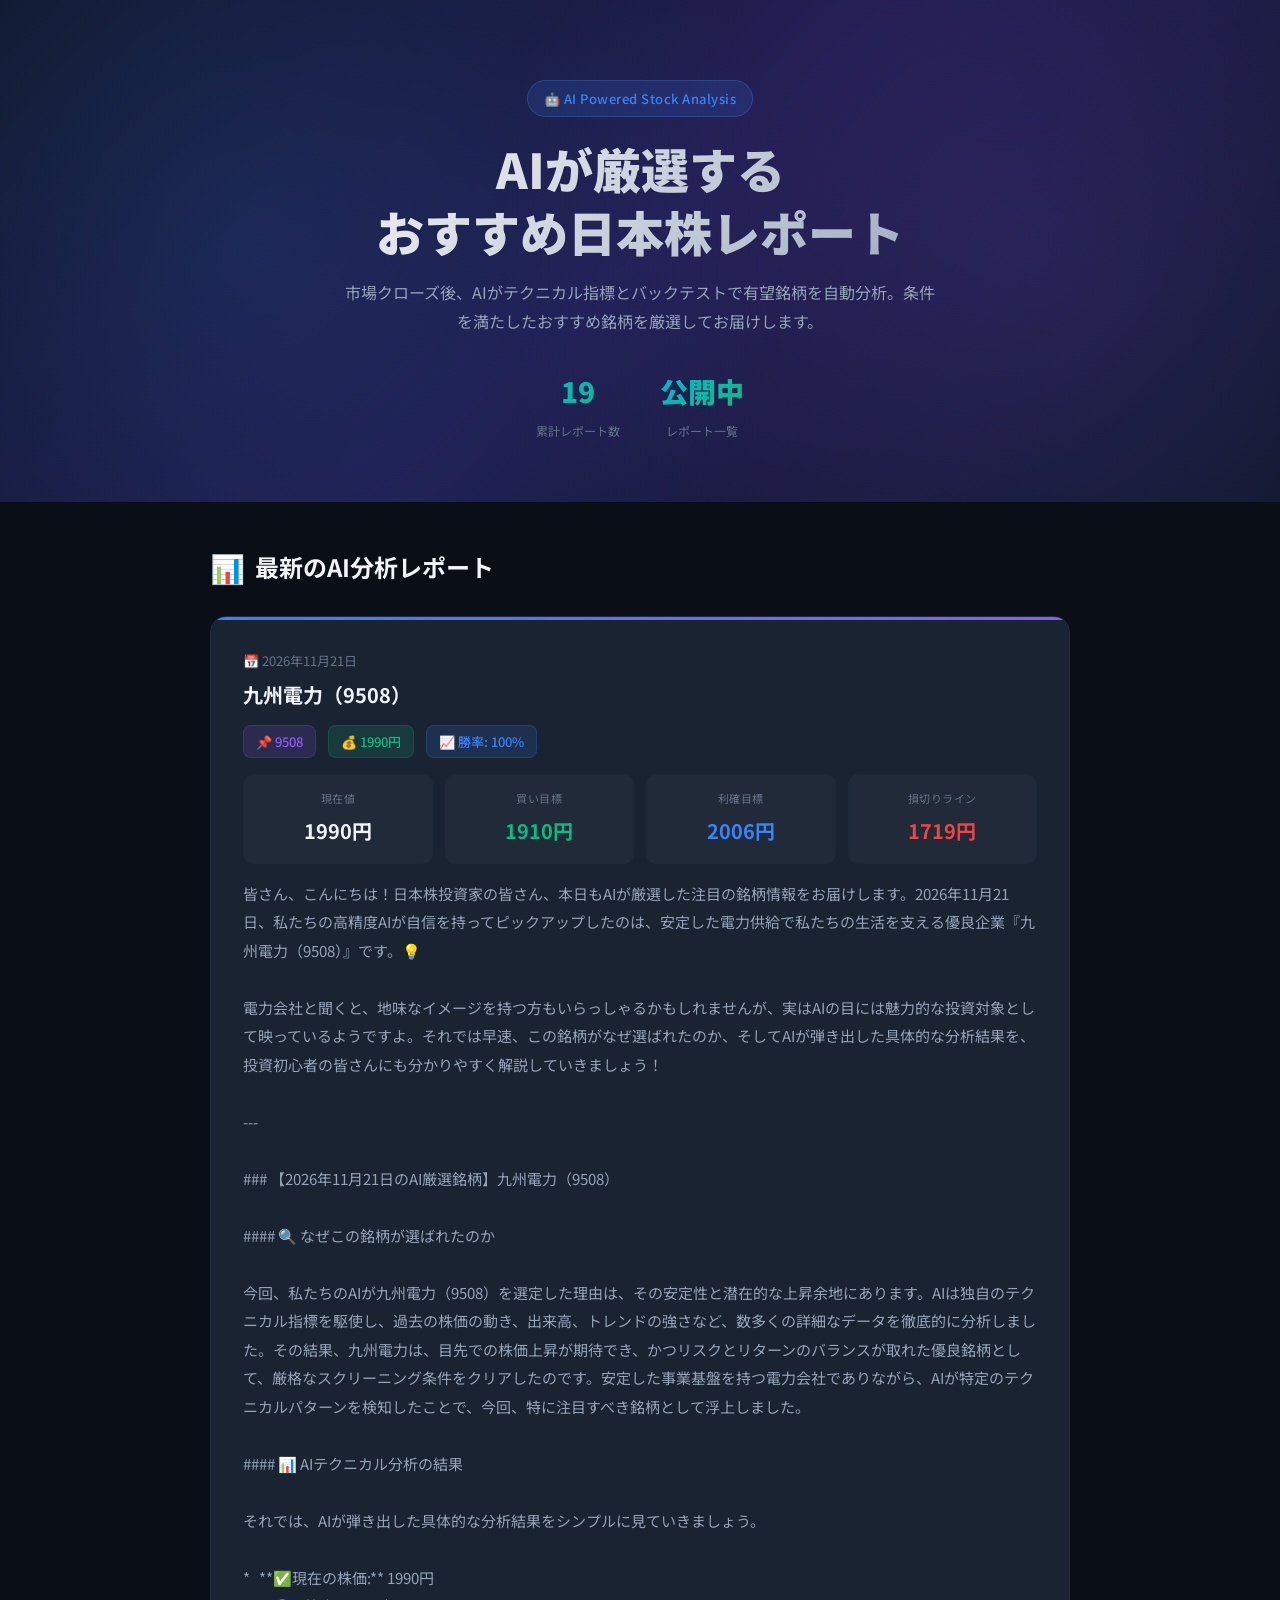
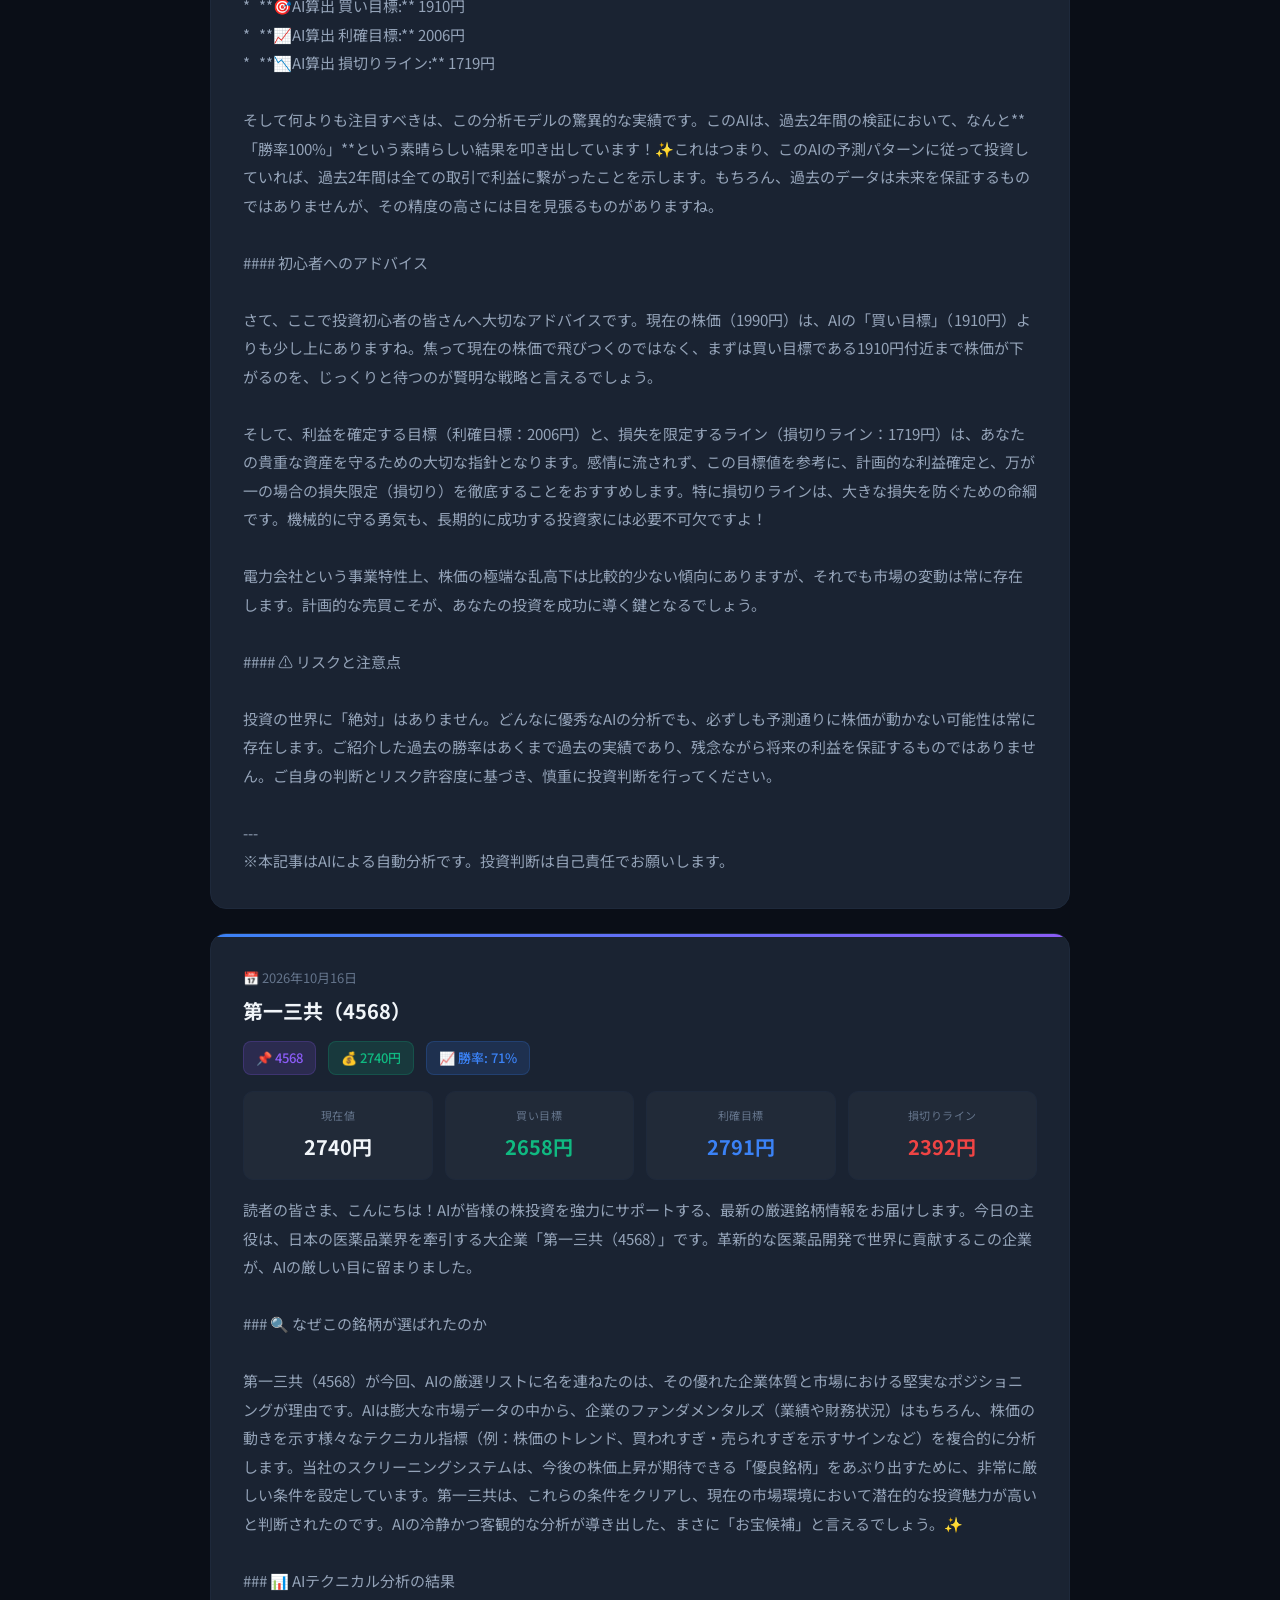
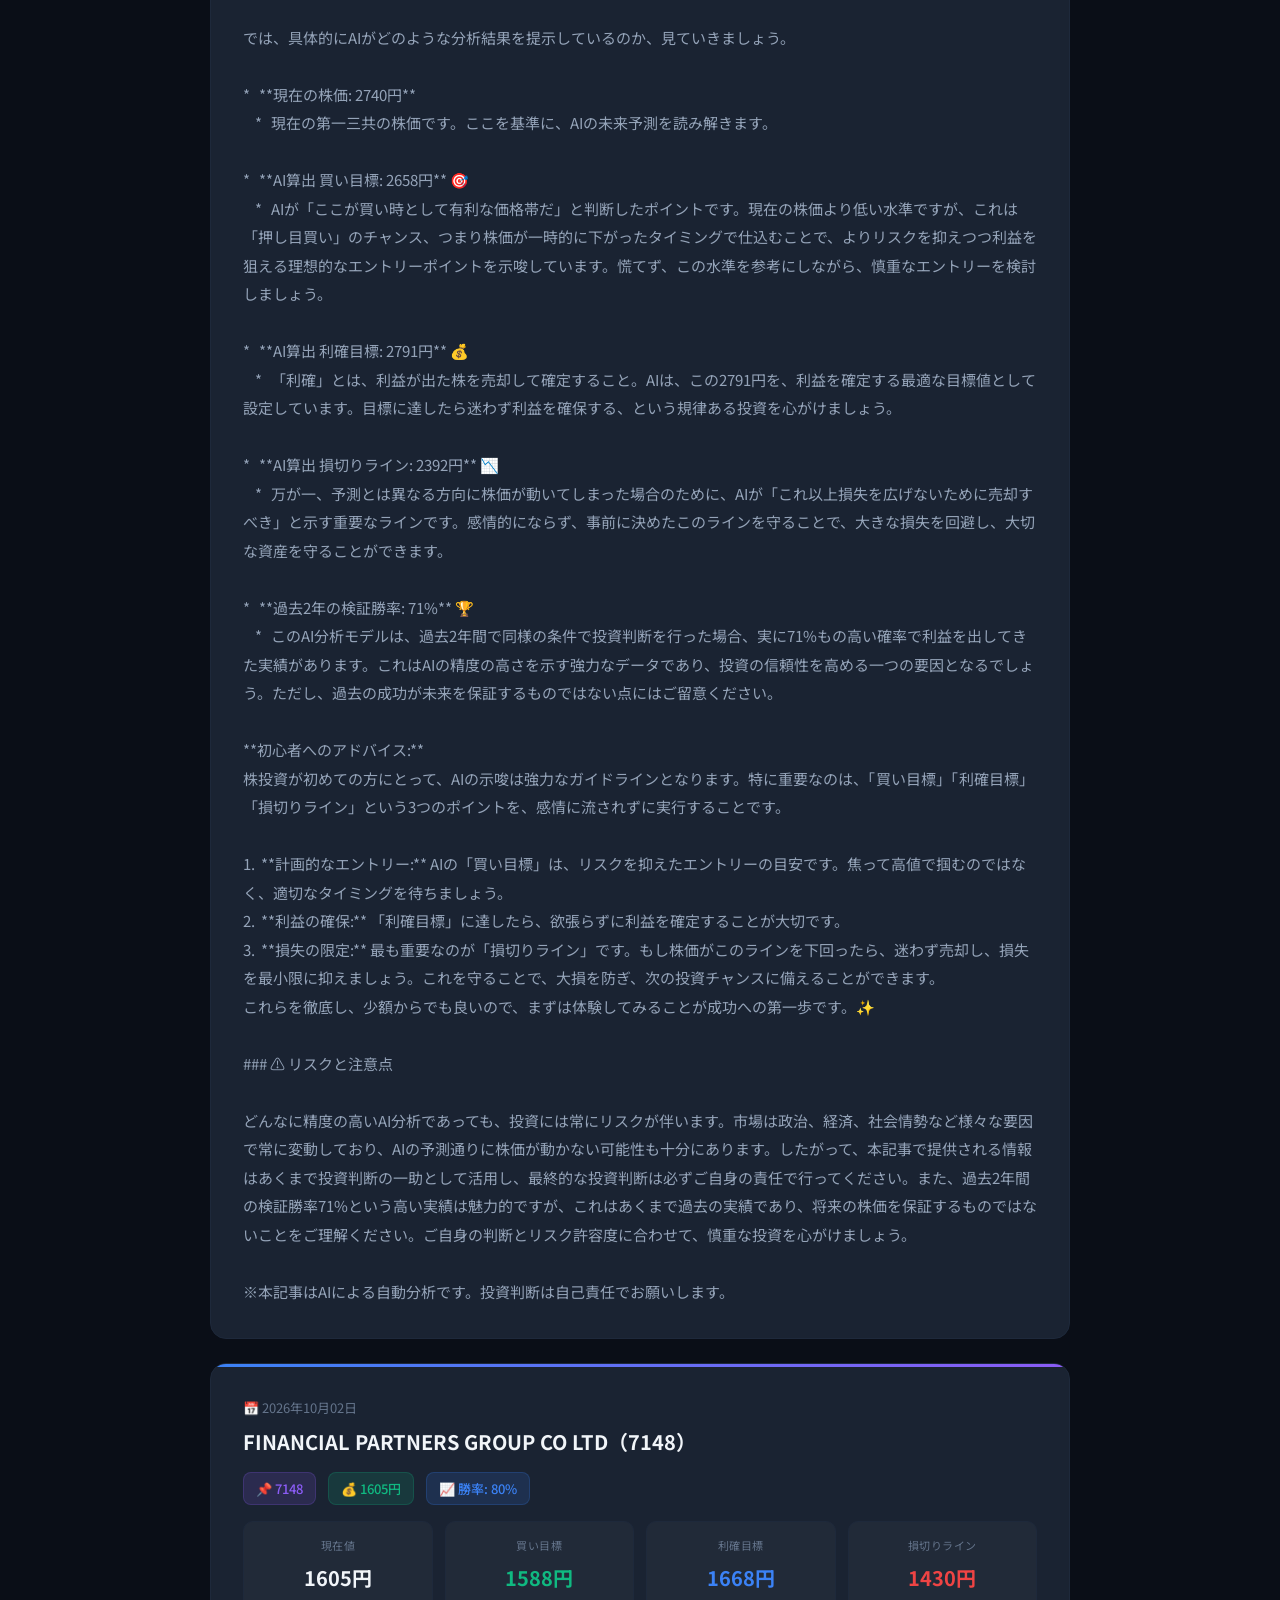
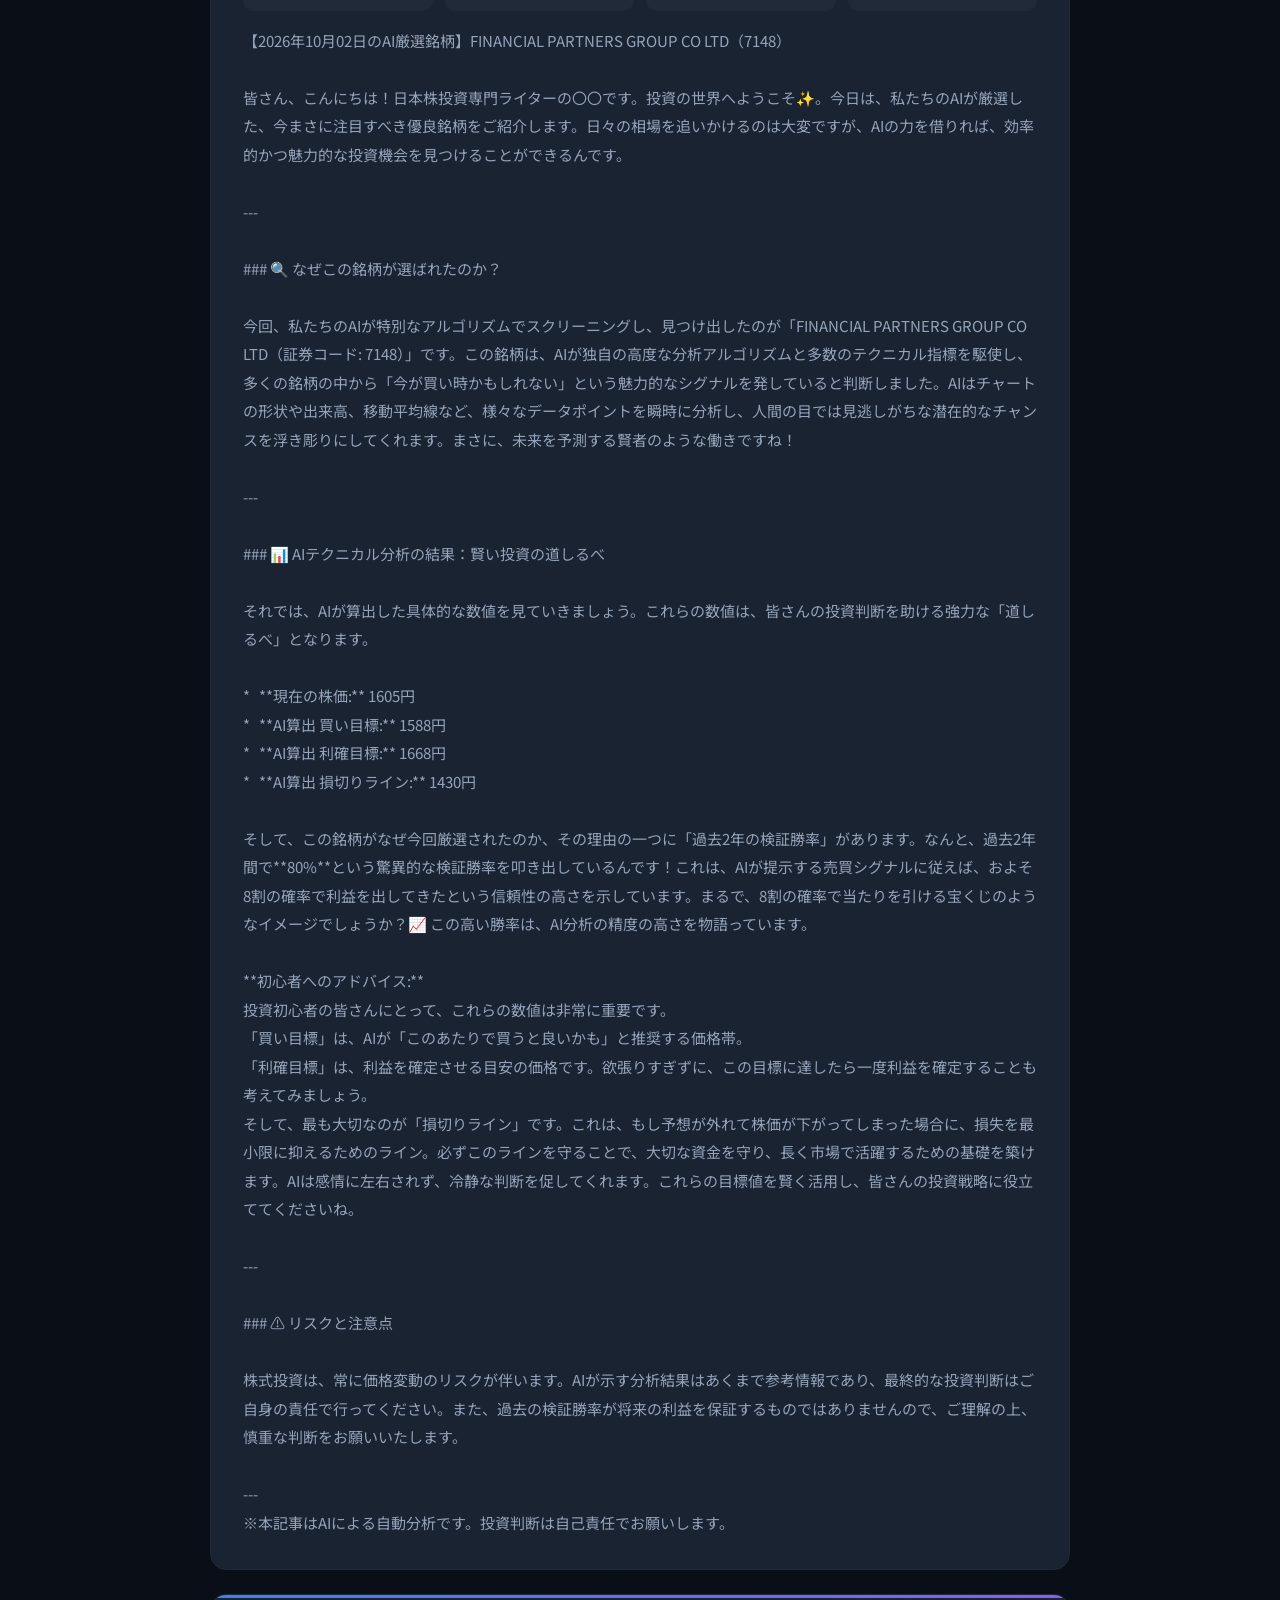
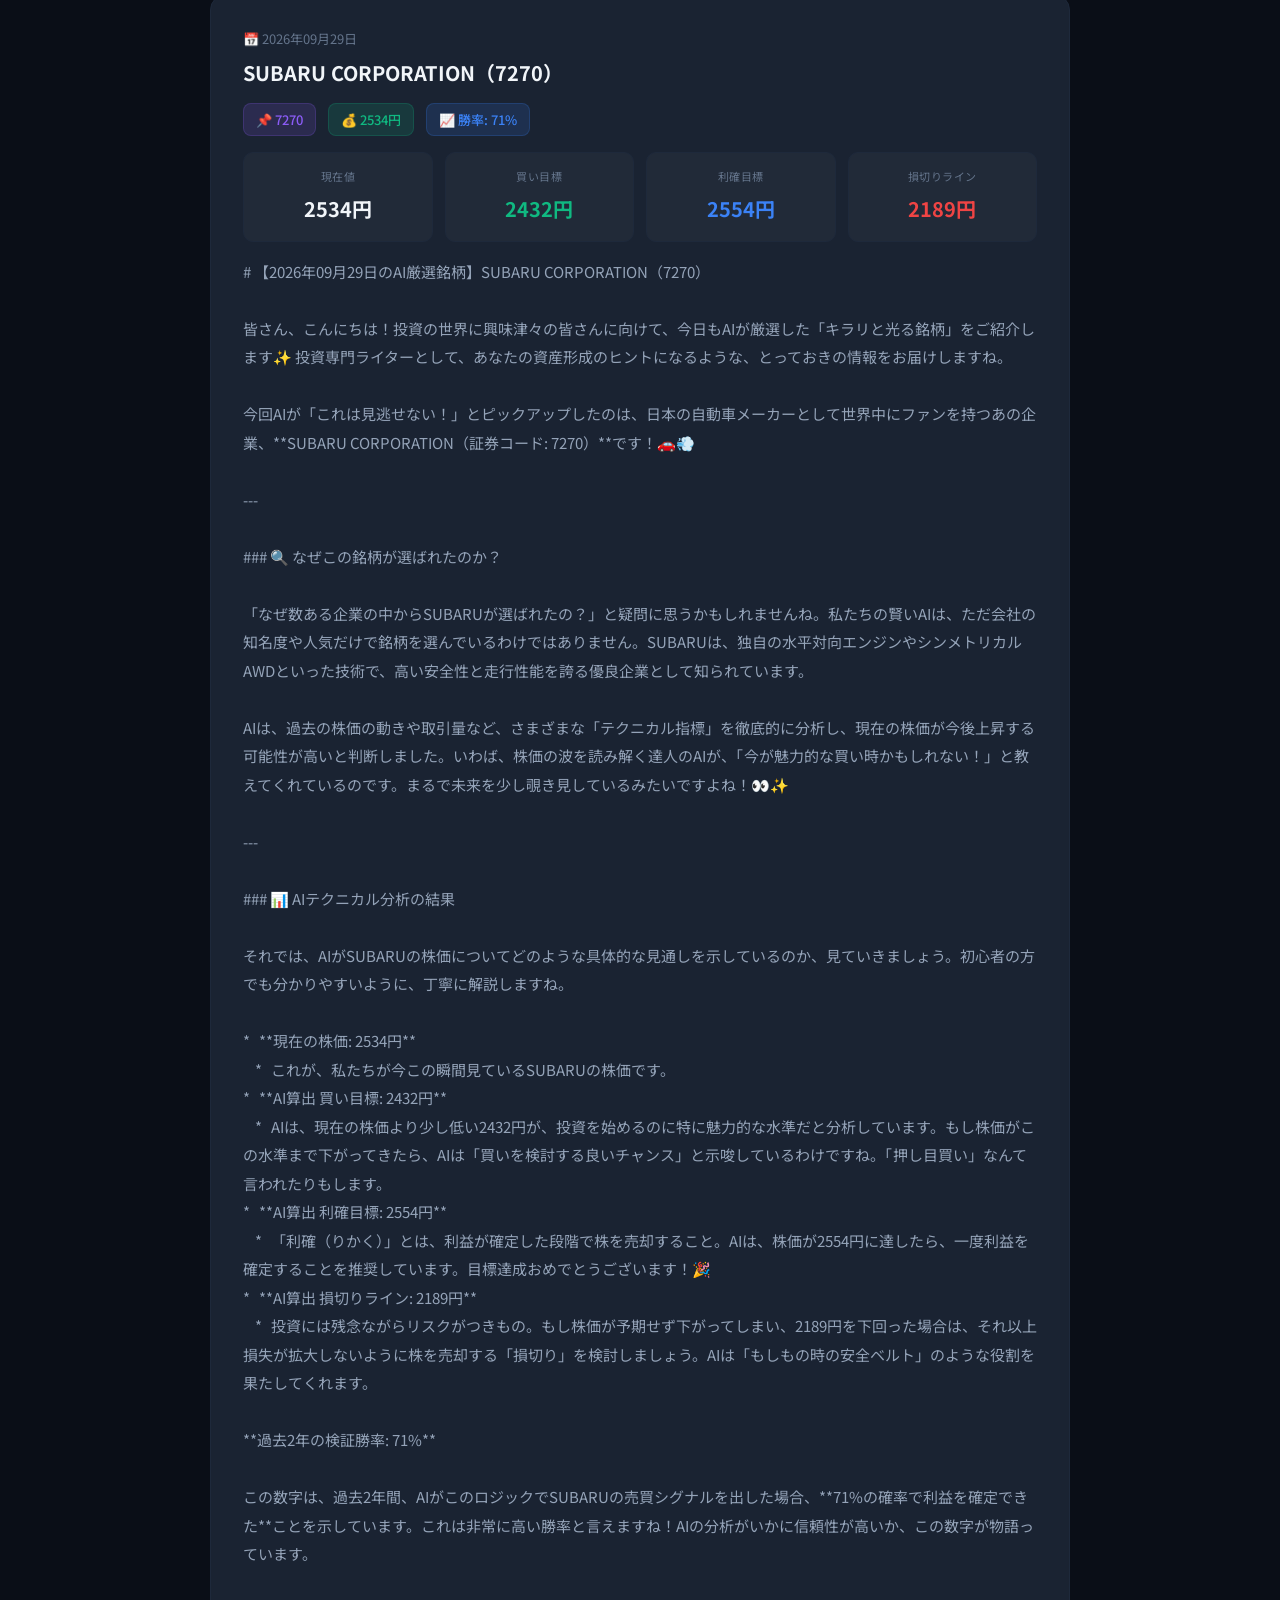
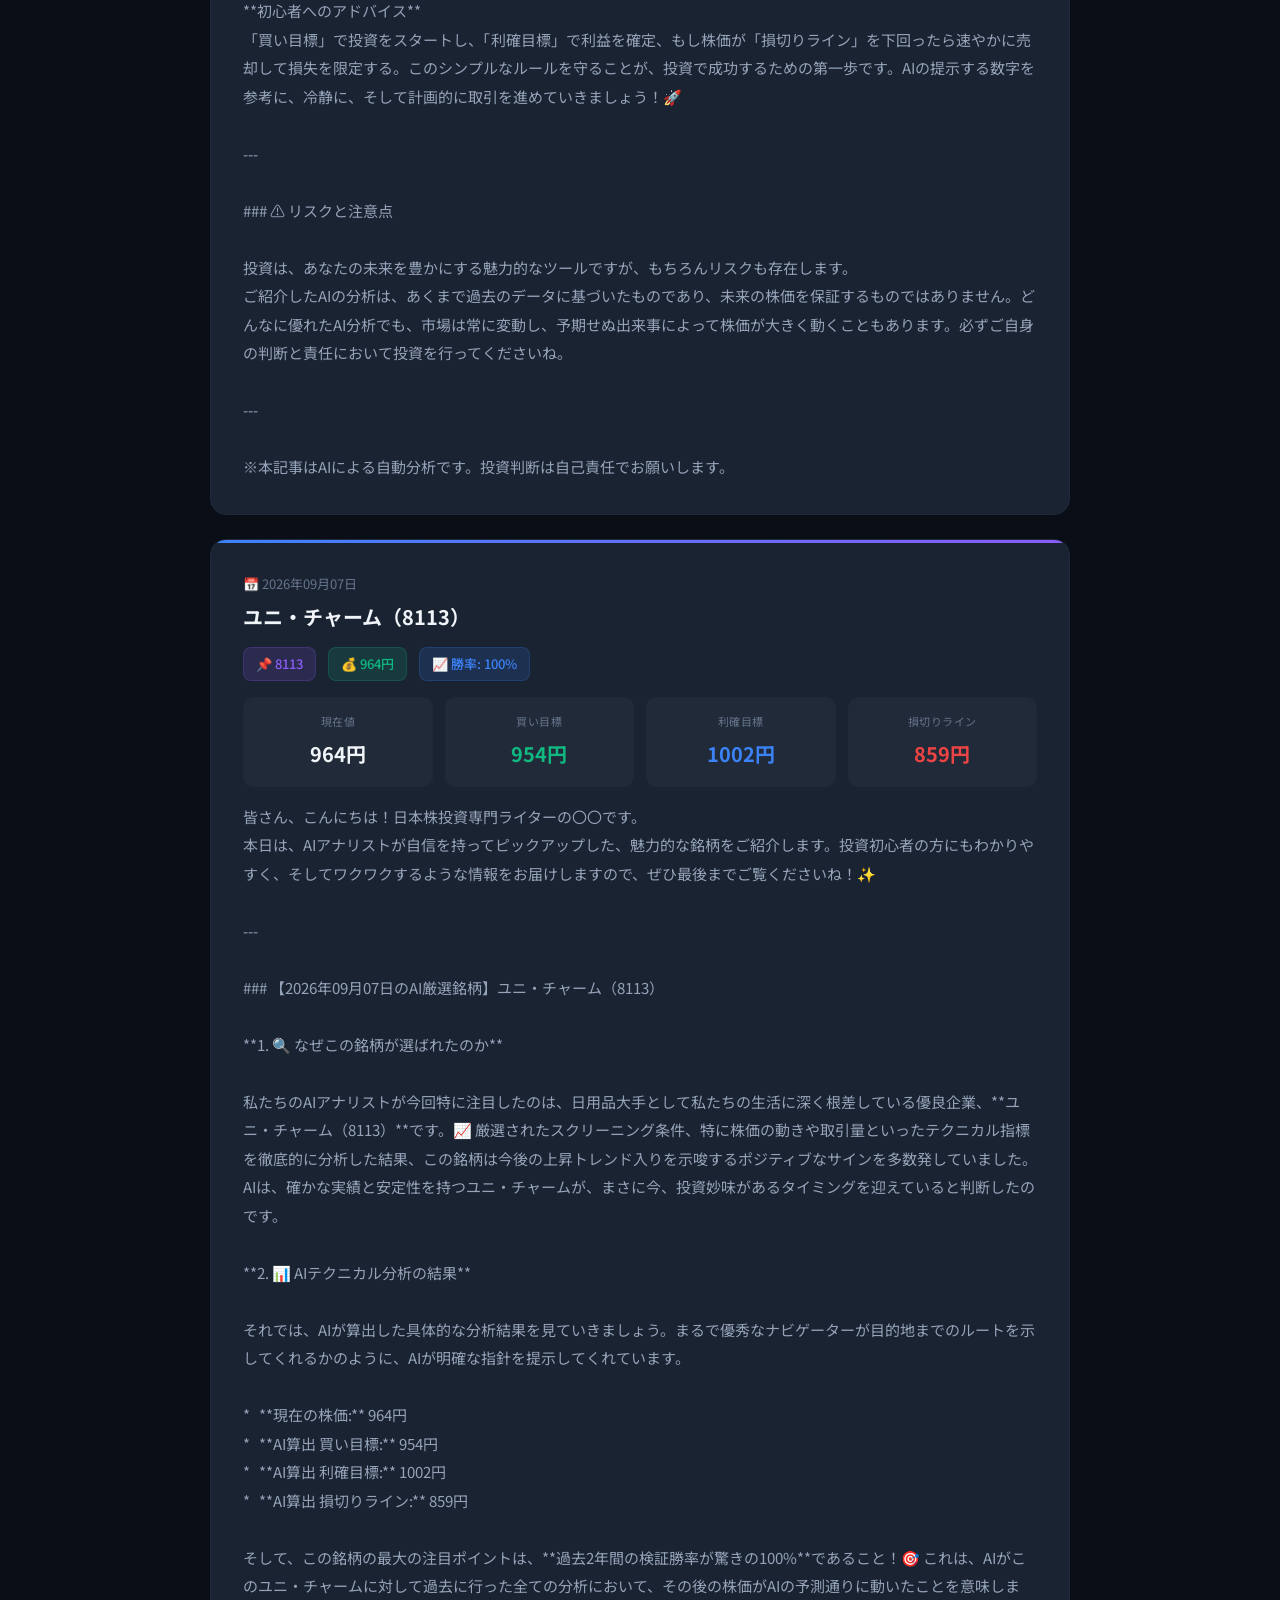
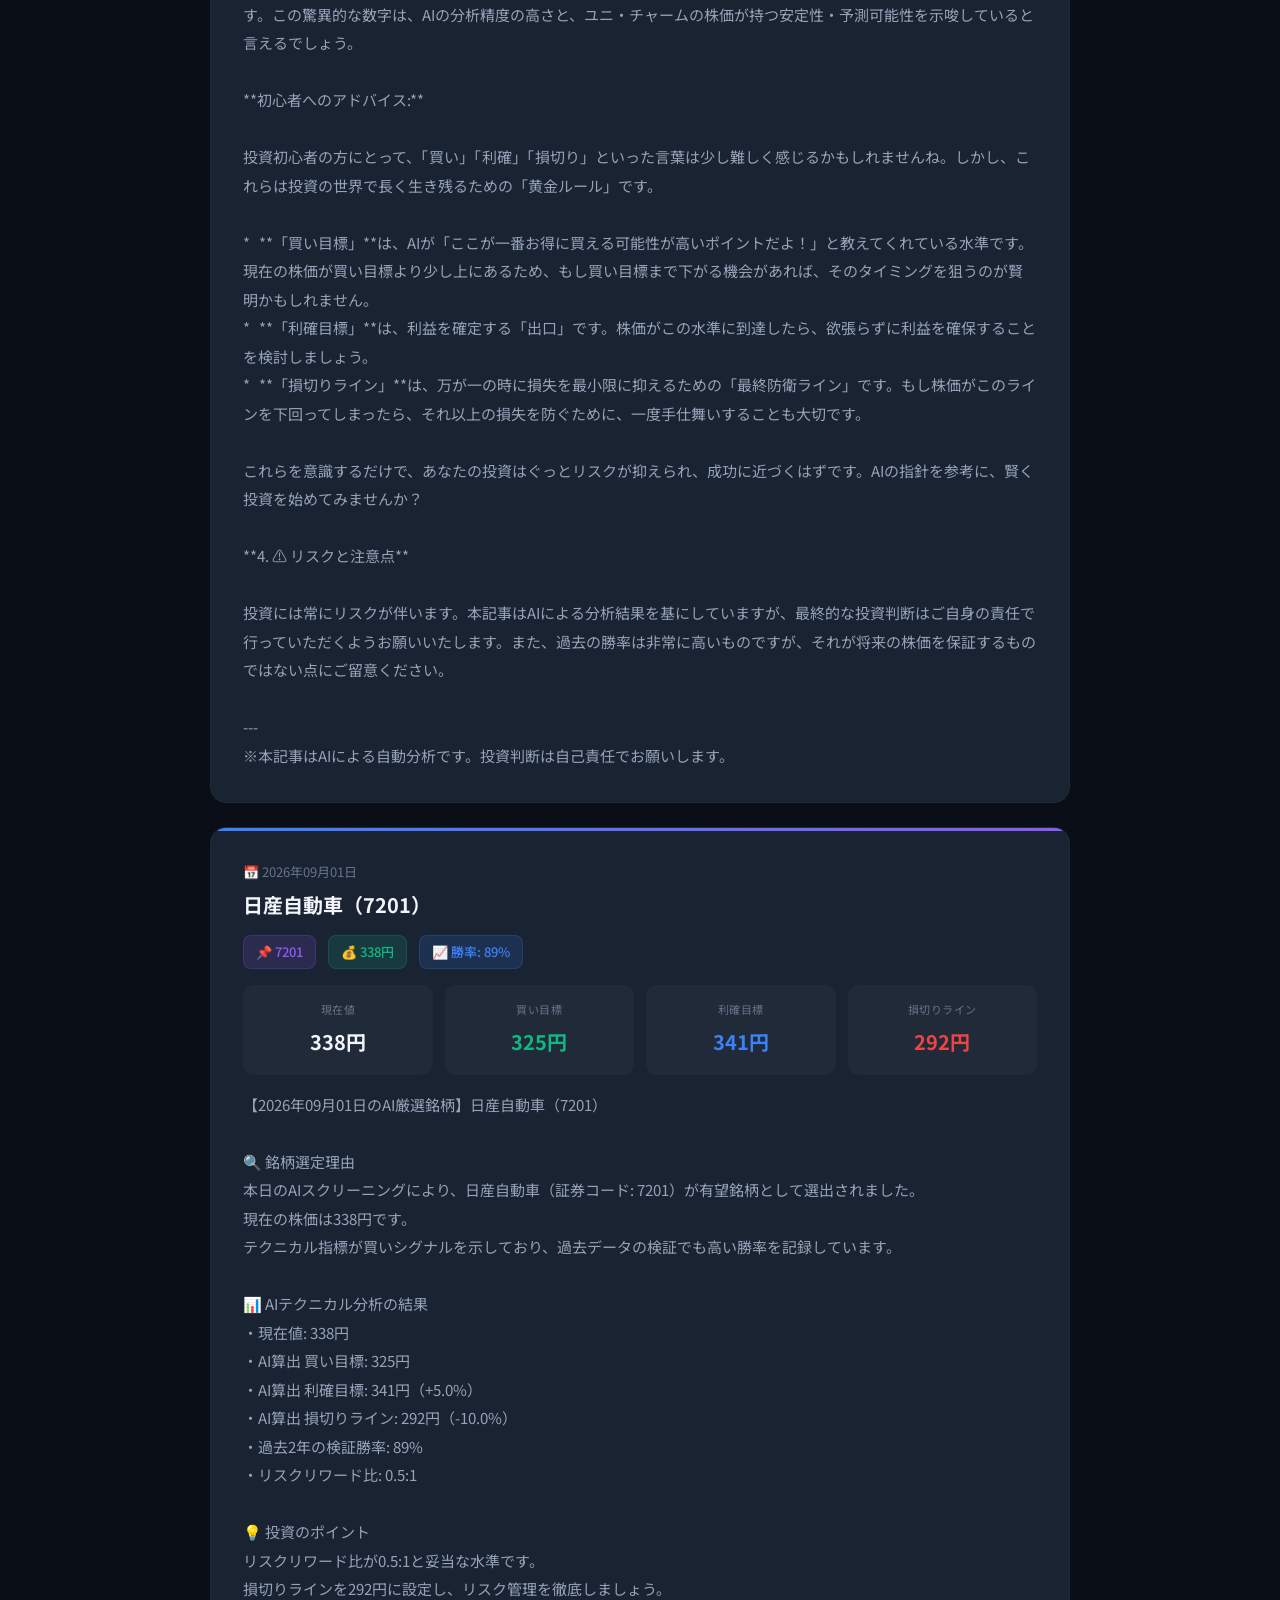
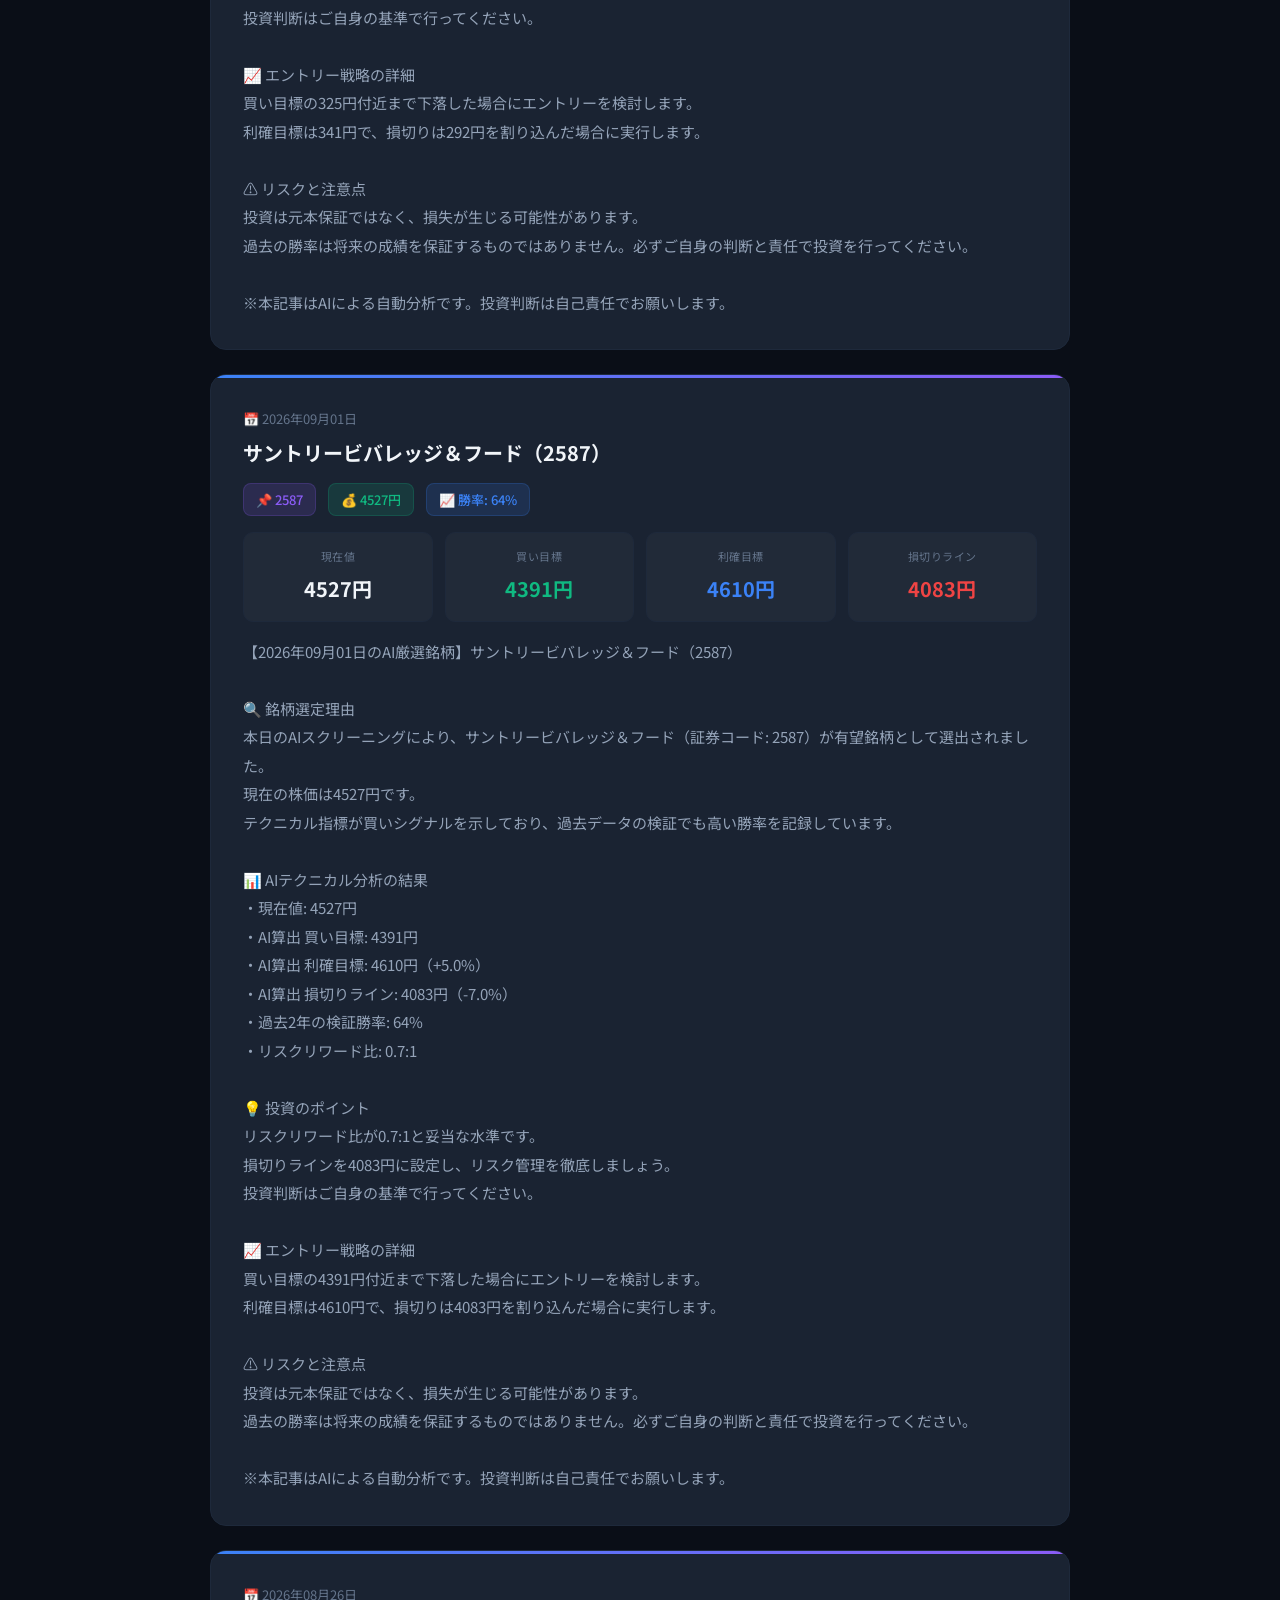
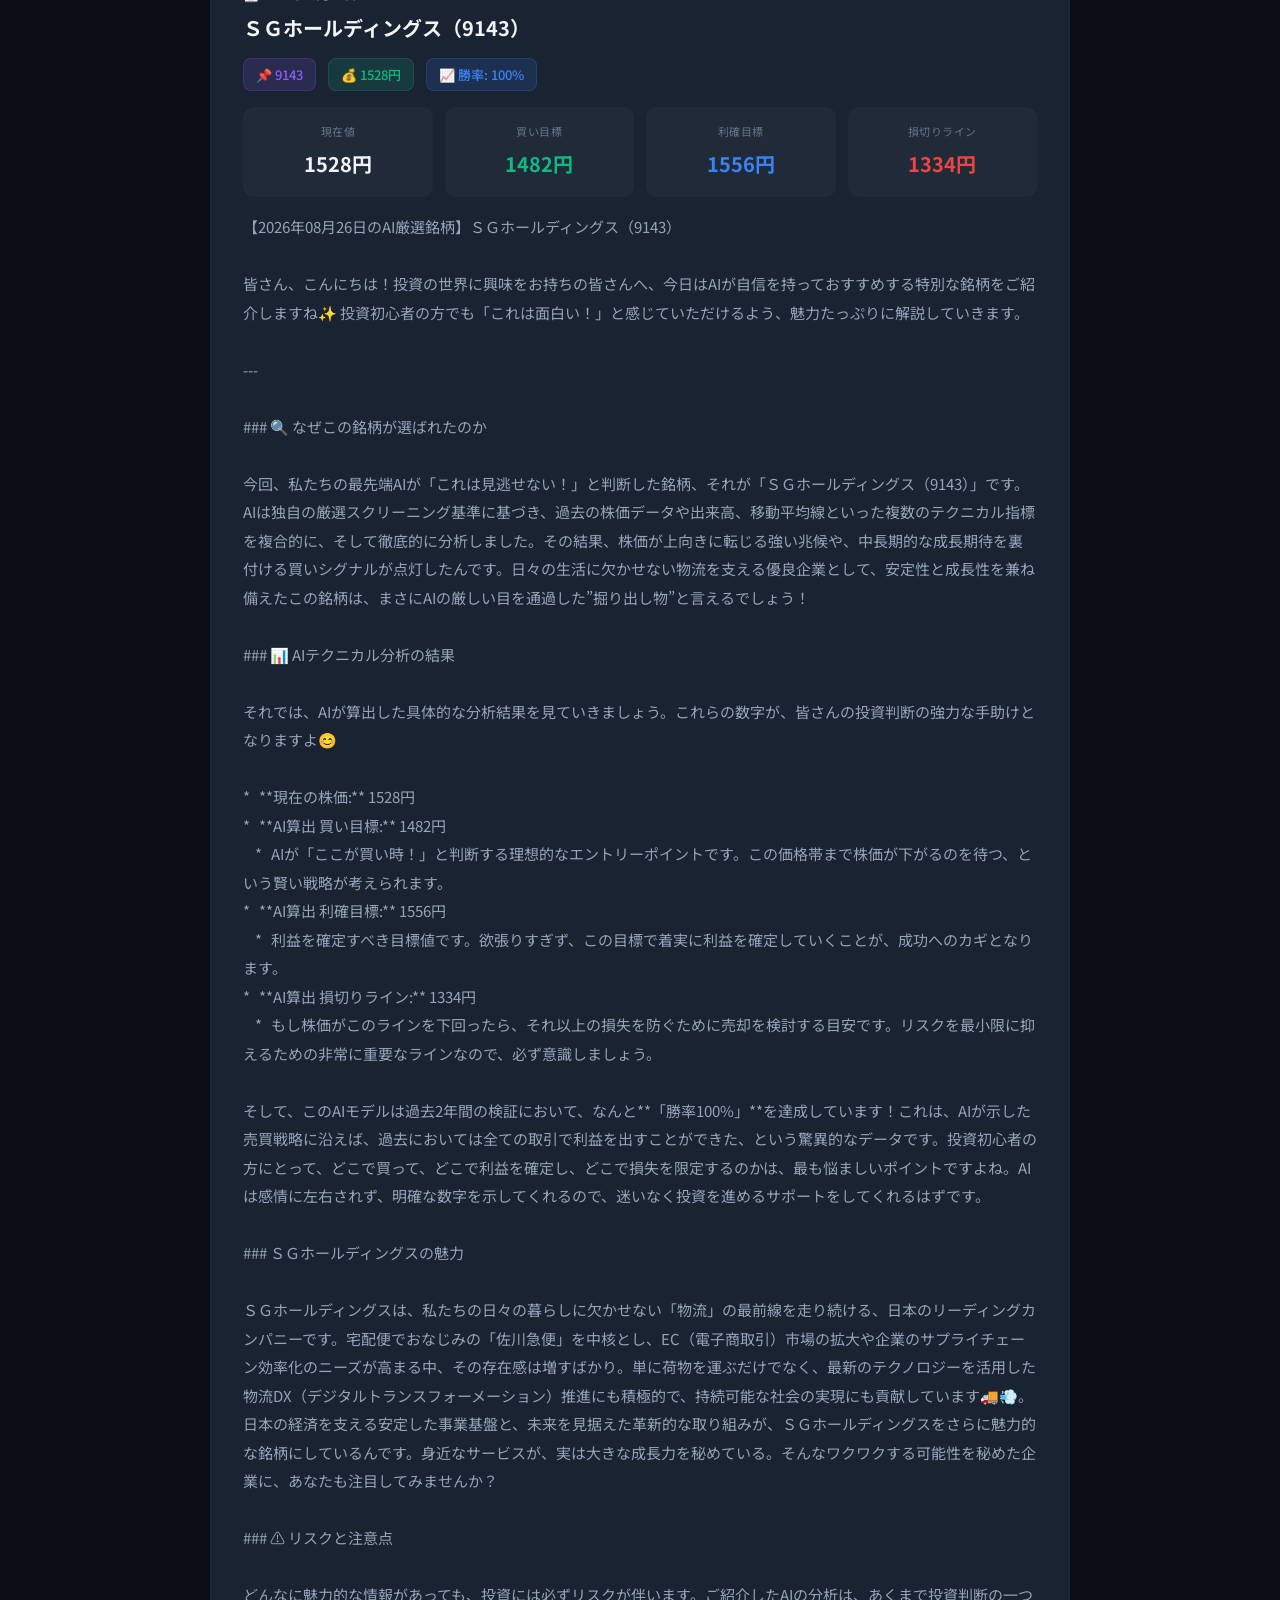
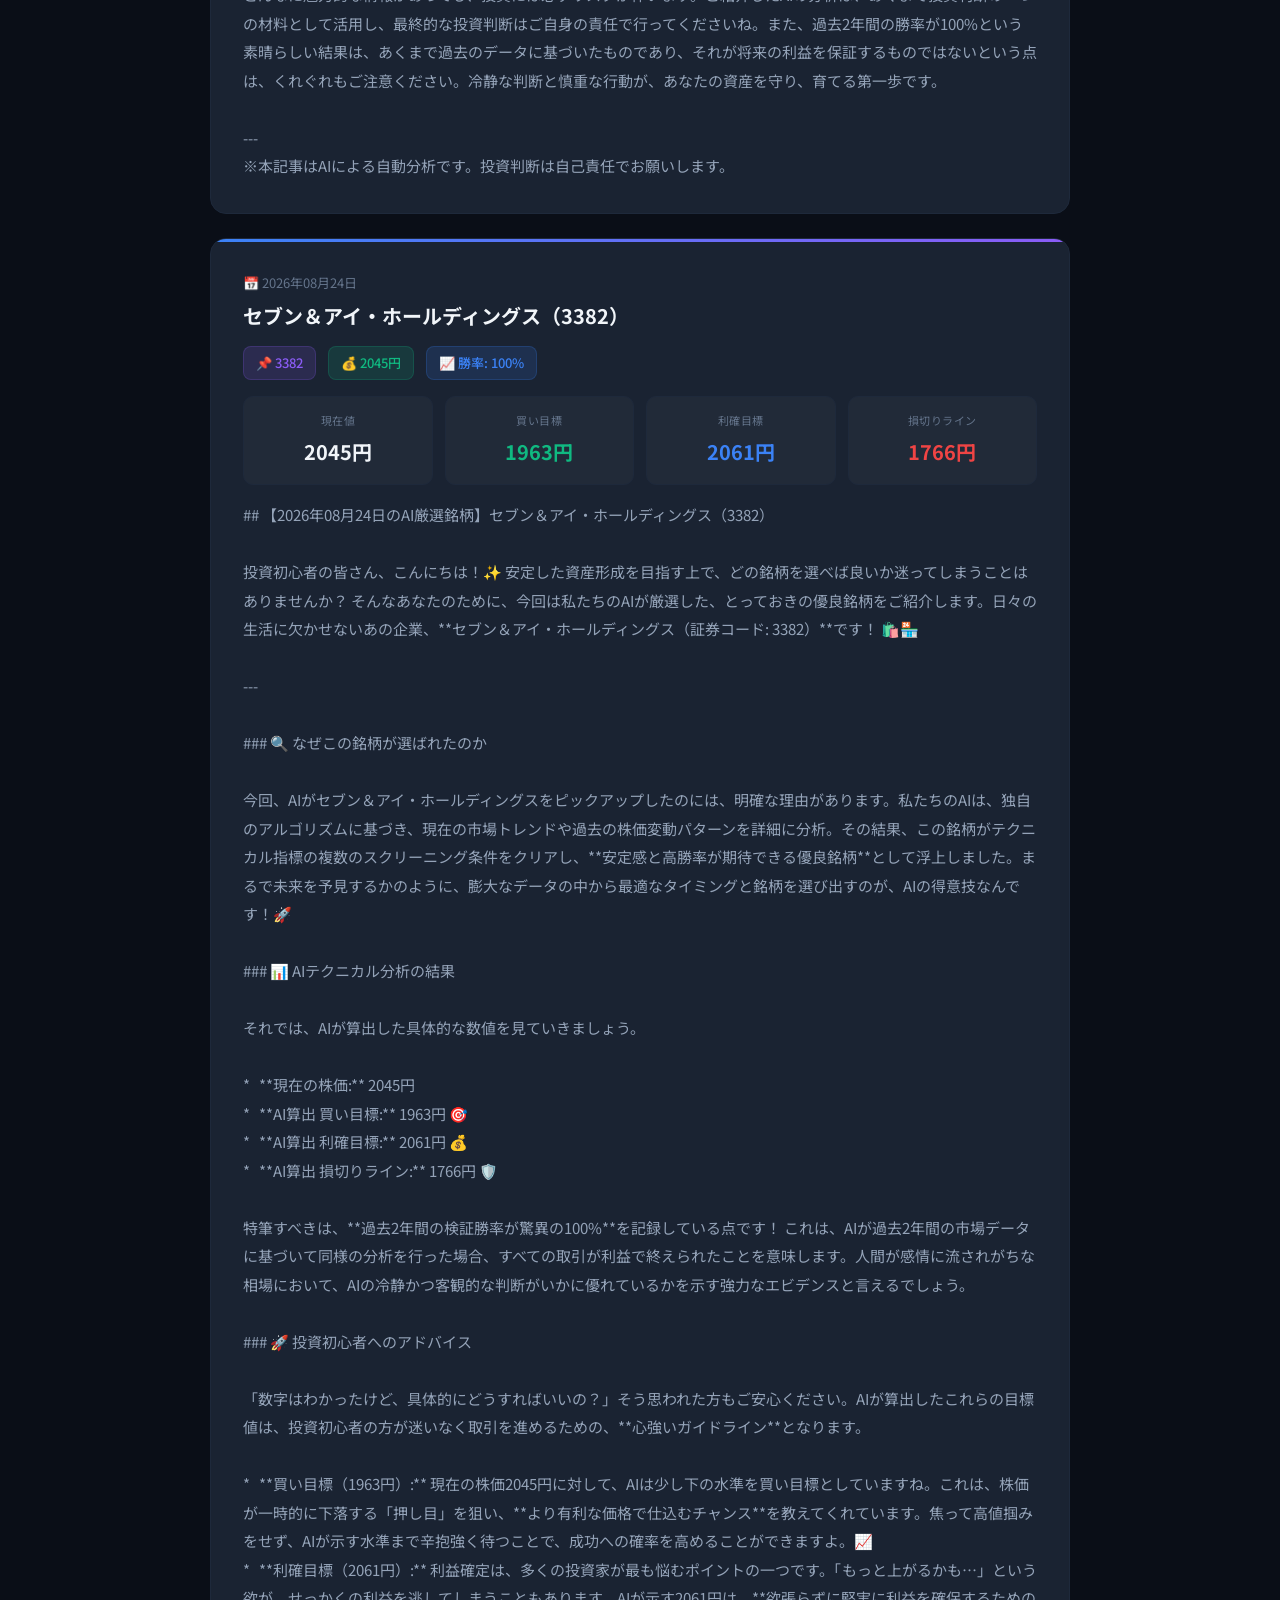
<file: docs/index.html>
<!DOCTYPE html>
<html lang="ja">
<head>
    <meta charset="UTF-8">
    <meta name="viewport" content="width=device-width, initial-scale=1.0">
    <title>AI株分析 - AIが厳選するおすすめ日本株レポート</title>
    <meta name="description" content="AIが厳選したおすすめ日本株の分析レポート。テクニカル指標とバックテストに基づく有望銘柄を無料で紹介。">
    <link rel="preconnect" href="https://fonts.googleapis.com">
    <link rel="preconnect" href="https://fonts.gstatic.com" crossorigin>
    <link href="https://fonts.googleapis.com/css2?family=Noto+Sans+JP:wght@300;400;500;700;900&display=swap" rel="stylesheet">
    <style>
        :root {
            --bg-primary: #0a0e17;
            --bg-secondary: #111827;
            --bg-card: #1a2332;
            --bg-card-hover: #1f2b3d;
            --accent-blue: #3b82f6;
            --accent-cyan: #06b6d4;
            --accent-green: #10b981;
            --accent-amber: #f59e0b;
            --accent-red: #ef4444;
            --accent-purple: #8b5cf6;
            --text-primary: #f1f5f9;
            --text-secondary: #94a3b8;
            --text-muted: #64748b;
            --border: #1e293b;
            --gradient-1: linear-gradient(135deg, #3b82f6, #8b5cf6);
            --gradient-2: linear-gradient(135deg, #06b6d4, #10b981);
            --gradient-hero: linear-gradient(135deg, #0f172a 0%, #1e1b4b 50%, #0f172a 100%);
        }

        * { margin: 0; padding: 0; box-sizing: border-box; }

        body {
            font-family: 'Noto Sans JP', sans-serif;
            background: var(--bg-primary);
            color: var(--text-primary);
            line-height: 1.8;
            min-height: 100vh;
        }

        /* Hero Section */
        .hero {
            background: var(--gradient-hero);
            padding: 80px 20px 60px;
            text-align: center;
            position: relative;
            overflow: hidden;
        }

        .hero::before {
            content: '';
            position: absolute;
            top: 0; left: 0; right: 0; bottom: 0;
            background:
                radial-gradient(circle at 20% 50%, rgba(59, 130, 246, 0.15) 0%, transparent 50%),
                radial-gradient(circle at 80% 50%, rgba(139, 92, 246, 0.15) 0%, transparent 50%);
            pointer-events: none;
        }

        .hero-content { position: relative; z-index: 1; max-width: 800px; margin: 0 auto; }

        .hero-badge {
            display: inline-block;
            background: rgba(59, 130, 246, 0.15);
            border: 1px solid rgba(59, 130, 246, 0.3);
            color: var(--accent-blue);
            padding: 6px 16px;
            border-radius: 20px;
            font-size: 13px;
            font-weight: 500;
            margin-bottom: 20px;
            letter-spacing: 0.5px;
        }

        .hero h1 {
            font-size: clamp(28px, 5vw, 48px);
            font-weight: 900;
            background: linear-gradient(135deg, #fff, #94a3b8);
            -webkit-background-clip: text;
            -webkit-text-fill-color: transparent;
            margin-bottom: 16px;
            line-height: 1.3;
        }

        .hero p {
            font-size: 16px;
            color: var(--text-secondary);
            max-width: 600px;
            margin: 0 auto 30px;
        }

        .hero-stats {
            display: flex;
            justify-content: center;
            gap: 40px;
            flex-wrap: wrap;
        }

        .hero-stat {
            text-align: center;
        }

        .hero-stat-value {
            font-size: 28px;
            font-weight: 900;
            background: var(--gradient-2);
            -webkit-background-clip: text;
            -webkit-text-fill-color: transparent;
        }

        .hero-stat-label {
            font-size: 12px;
            color: var(--text-muted);
            margin-top: 4px;
        }

        /* Container */
        .container {
            max-width: 900px;
            margin: 0 auto;
            padding: 40px 20px;
        }

        /* Section Title */
        .section-title {
            font-size: 24px;
            font-weight: 700;
            margin-bottom: 24px;
            display: flex;
            align-items: center;
            gap: 10px;
        }

        .section-title .icon {
            font-size: 28px;
        }

        /* Post Card */
        .post-card {
            background: var(--bg-card);
            border: 1px solid var(--border);
            border-radius: 16px;
            padding: 32px;
            margin-bottom: 24px;
            transition: all 0.3s ease;
            position: relative;
            overflow: hidden;
        }

        .post-card::before {
            content: '';
            position: absolute;
            top: 0; left: 0; right: 0;
            height: 3px;
            background: var(--gradient-1);
        }

        .post-card:hover {
            background: var(--bg-card-hover);
            border-color: rgba(59, 130, 246, 0.3);
            transform: translateY(-2px);
            box-shadow: 0 8px 30px rgba(0, 0, 0, 0.3);
        }

        .post-date {
            font-size: 13px;
            color: var(--text-muted);
            margin-bottom: 8px;
        }

        .post-title {
            font-size: 20px;
            font-weight: 700;
            margin-bottom: 16px;
            line-height: 1.4;
        }

        .post-meta {
            display: flex;
            gap: 12px;
            flex-wrap: wrap;
            margin-bottom: 16px;
        }

        .tag {
            display: inline-flex;
            align-items: center;
            gap: 4px;
            padding: 4px 12px;
            border-radius: 8px;
            font-size: 13px;
            font-weight: 500;
        }

        .tag-price {
            background: rgba(16, 185, 129, 0.15);
            color: var(--accent-green);
            border: 1px solid rgba(16, 185, 129, 0.2);
        }

        .tag-winrate {
            background: rgba(59, 130, 246, 0.15);
            color: var(--accent-blue);
            border: 1px solid rgba(59, 130, 246, 0.2);
        }

        .tag-code {
            background: rgba(139, 92, 246, 0.15);
            color: var(--accent-purple);
            border: 1px solid rgba(139, 92, 246, 0.2);
        }

        .post-content {
            color: var(--text-secondary);
            font-size: 15px;
            white-space: pre-wrap;
            line-height: 1.9;
        }

        .post-content h2, .post-content h3 {
            color: var(--text-primary);
            margin: 20px 0 10px;
        }

        /* Data Table */
        .data-grid {
            display: grid;
            grid-template-columns: repeat(auto-fit, minmax(180px, 1fr));
            gap: 12px;
            margin: 16px 0;
        }

        .data-item {
            background: rgba(255,255,255,0.03);
            border: 1px solid var(--border);
            border-radius: 10px;
            padding: 14px;
            text-align: center;
        }

        .data-item-label {
            font-size: 11px;
            color: var(--text-muted);
            text-transform: uppercase;
            letter-spacing: 0.5px;
        }

        .data-item-value {
            font-size: 20px;
            font-weight: 700;
            margin-top: 4px;
        }

        .data-item-value.green { color: var(--accent-green); }
        .data-item-value.blue { color: var(--accent-blue); }
        .data-item-value.amber { color: var(--accent-amber); }
        .data-item-value.red { color: var(--accent-red); }

        /* No post */
        .no-post {
            text-align: center;
            padding: 60px 20px;
            color: var(--text-muted);
        }

        .no-post .icon { font-size: 48px; margin-bottom: 16px; }

        /* Disclaimer */
        .disclaimer {
            background: rgba(245, 158, 11, 0.08);
            border: 1px solid rgba(245, 158, 11, 0.2);
            border-radius: 12px;
            padding: 20px 24px;
            margin-top: 40px;
            font-size: 13px;
            color: var(--text-muted);
            line-height: 1.8;
        }

        .disclaimer-title {
            color: var(--accent-amber);
            font-weight: 700;
            font-size: 14px;
            margin-bottom: 8px;
        }

        /* Footer */
        .footer {
            text-align: center;
            padding: 40px 20px;
            border-top: 1px solid var(--border);
            color: var(--text-muted);
            font-size: 13px;
        }

        /* Responsive */
        @media (max-width: 600px) {
            .hero { padding: 60px 16px 40px; }
            .hero-stats { gap: 24px; }
            .post-card { padding: 20px; }
            .data-grid { grid-template-columns: repeat(2, 1fr); }
        }

        /* Animation */
        @keyframes fadeIn {
            from { opacity: 0; transform: translateY(20px); }
            to { opacity: 1; transform: translateY(0); }
        }
        .post-card { animation: fadeIn 0.5s ease-out; }
    </style>
</head>
<body>
    <section class="hero">
        <div class="hero-content">
            <div class="hero-badge">🤖 AI Powered Stock Analysis</div>
            <h1>AIが厳選する<br>おすすめ日本株レポート</h1>
            <p>市場クローズ後、AIがテクニカル指標とバックテストで有望銘柄を自動分析。条件を満たしたおすすめ銘柄を厳選してお届けします。</p>
            <div class="hero-stats">
                <div class="hero-stat">
                    <div class="hero-stat-value" id="total-posts">-</div>
                    <div class="hero-stat-label">累計レポート数</div>
                </div>
                <div class="hero-stat">
                    <div class="hero-stat-value">公開中</div>
                    <div class="hero-stat-label">レポート一覧</div>
                </div>
            </div>
        </div>
    </section>

    <div class="container">
        <div class="section-title">
            <span class="icon">📊</span>
            最新のAI分析レポート
        </div>

        <div id="posts-container">
            <div class="no-post">
                <div class="icon">⏳</div>
                <p>レポートを読み込んでいます...</p>
            </div>
        </div>

        <div class="disclaimer">
            <div class="disclaimer-title">⚠️ 投資に関する免責事項</div>
            当サイトの情報はAIによる自動分析であり、投資助言ではありません。
            掲載された勝率は過去のバックテスト結果に基づくもので、将来の成績を保証するものではありません。
            投資判断は必ずご自身の責任で行ってください。元本割れのリスクがあります。
        </div>
    </div>

    <footer class="footer">
        <p>© 2026 AI株分析 - Powered by Gemini AI & GitHub Actions</p>
        <p style="margin-top: 8px;">データソース: Yahoo Finance</p>
    </footer>

    <script>
    // posts.json からデータを読み込んで表示
    async function loadPosts() {
        const container = document.getElementById('posts-container');
        try {
            const response = await fetch('posts.json');
            if (!response.ok) throw new Error('No posts yet');
            const posts = await response.json();

            document.getElementById('total-posts').textContent = posts.length;

            if (posts.length === 0) {
                container.innerHTML = `
                    <div class="no-post">
                        <div class="icon">📭</div>
                        <p>まだレポートがありません。次回の自動更新をお待ちください。</p>
                    </div>`;
                return;
            }

            container.innerHTML = posts.map(post => `
                <article class="post-card">
                    <div class="post-date">📅 ${post.date}</div>
                    <h2 class="post-title">${post.title}</h2>
                    <div class="post-meta">
                        <span class="tag tag-code">📌 ${post.code}</span>
                        <span class="tag tag-price">💰 ${post.price}円</span>
                        <span class="tag tag-winrate">📈 勝率: ${post.win_rate}%</span>
                    </div>
                    <div class="data-grid">
                        <div class="data-item">
                            <div class="data-item-label">現在値</div>
                            <div class="data-item-value">${post.price}円</div>
                        </div>
                        <div class="data-item">
                            <div class="data-item-label">買い目標</div>
                            <div class="data-item-value green">${post.buy}円</div>
                        </div>
                        <div class="data-item">
                            <div class="data-item-label">利確目標</div>
                            <div class="data-item-value blue">${post.tp}円</div>
                        </div>
                        <div class="data-item">
                            <div class="data-item-label">損切りライン</div>
                            <div class="data-item-value red">${post.sl}円</div>
                        </div>
                    </div>
                    <div class="post-content">${post.content}</div>
                </article>
            `).join('');
        } catch (e) {
            container.innerHTML = `
                <div class="no-post">
                    <div class="icon">📭</div>
                    <p>まだレポートがありません。</p>
                </div>`;
            document.getElementById('total-posts').textContent = '0';
        }
    }

    loadPosts();
    </script>
</body>
</html>
</file>
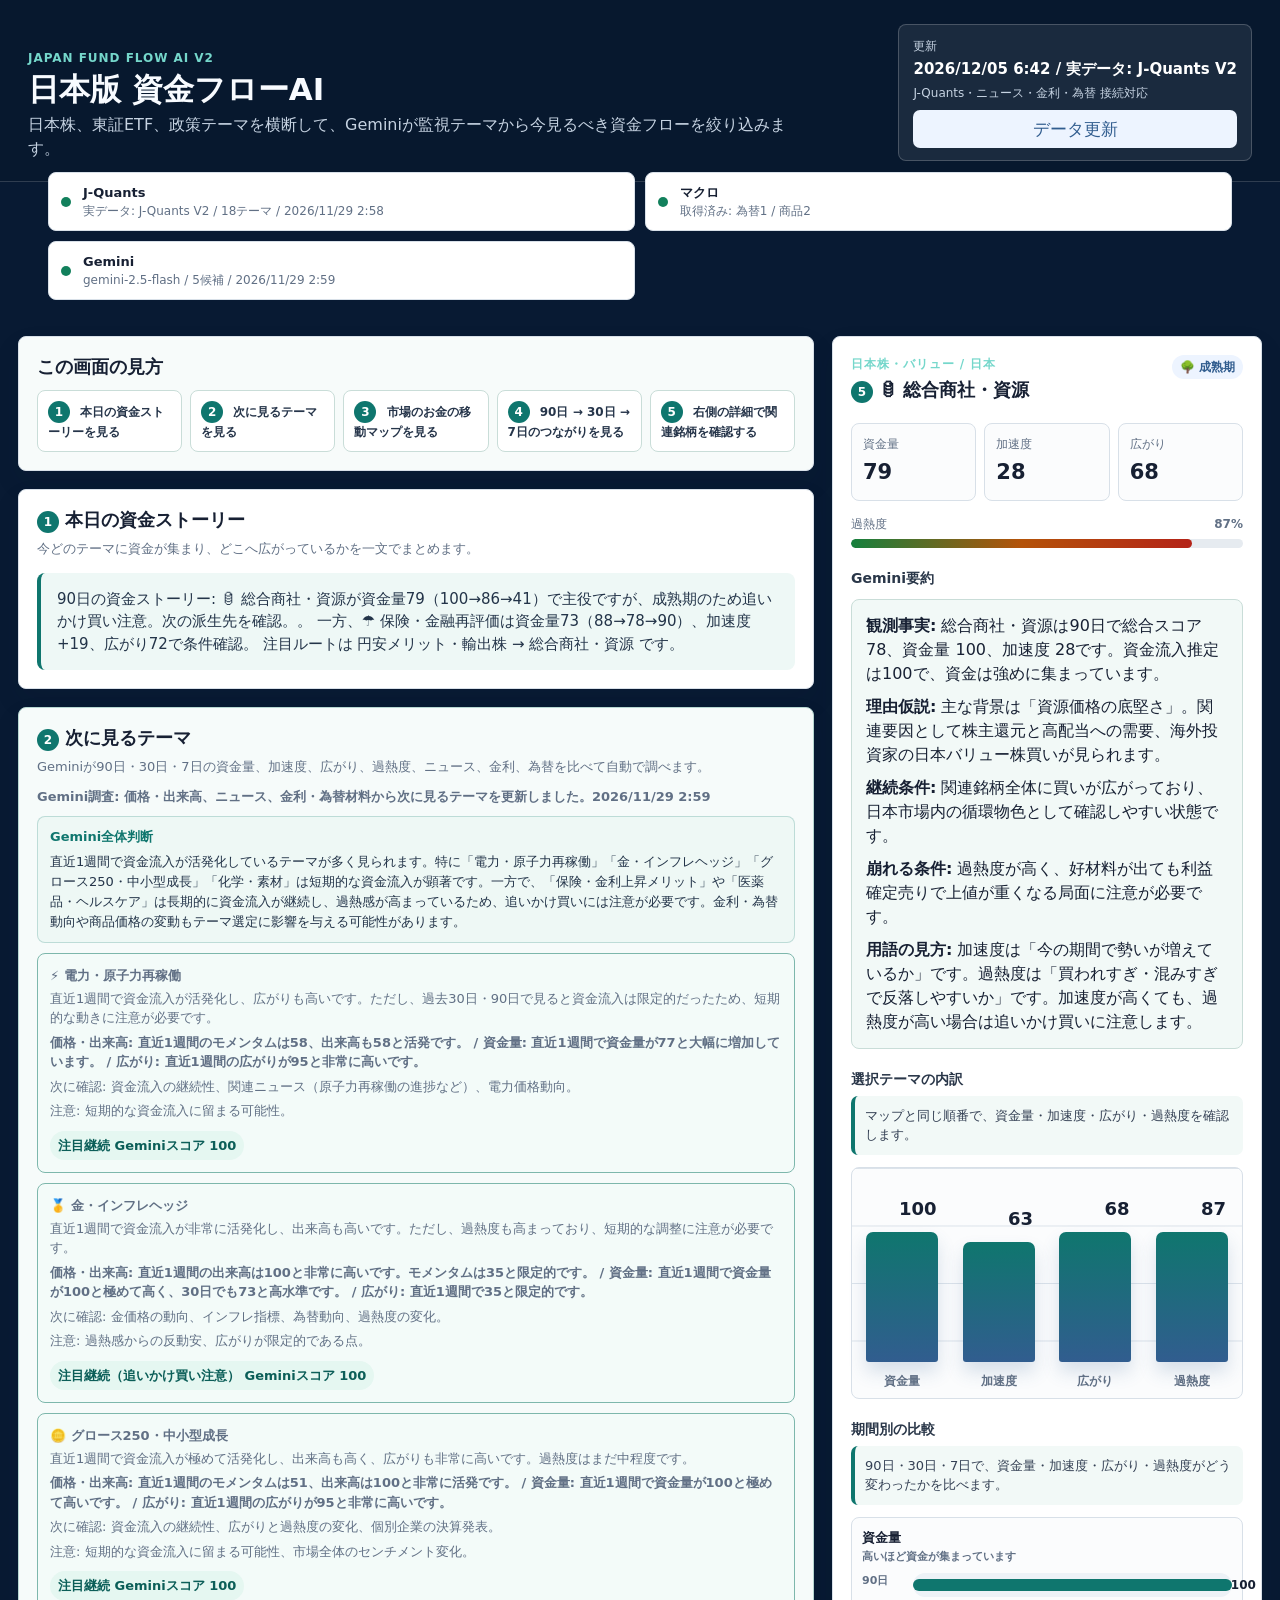
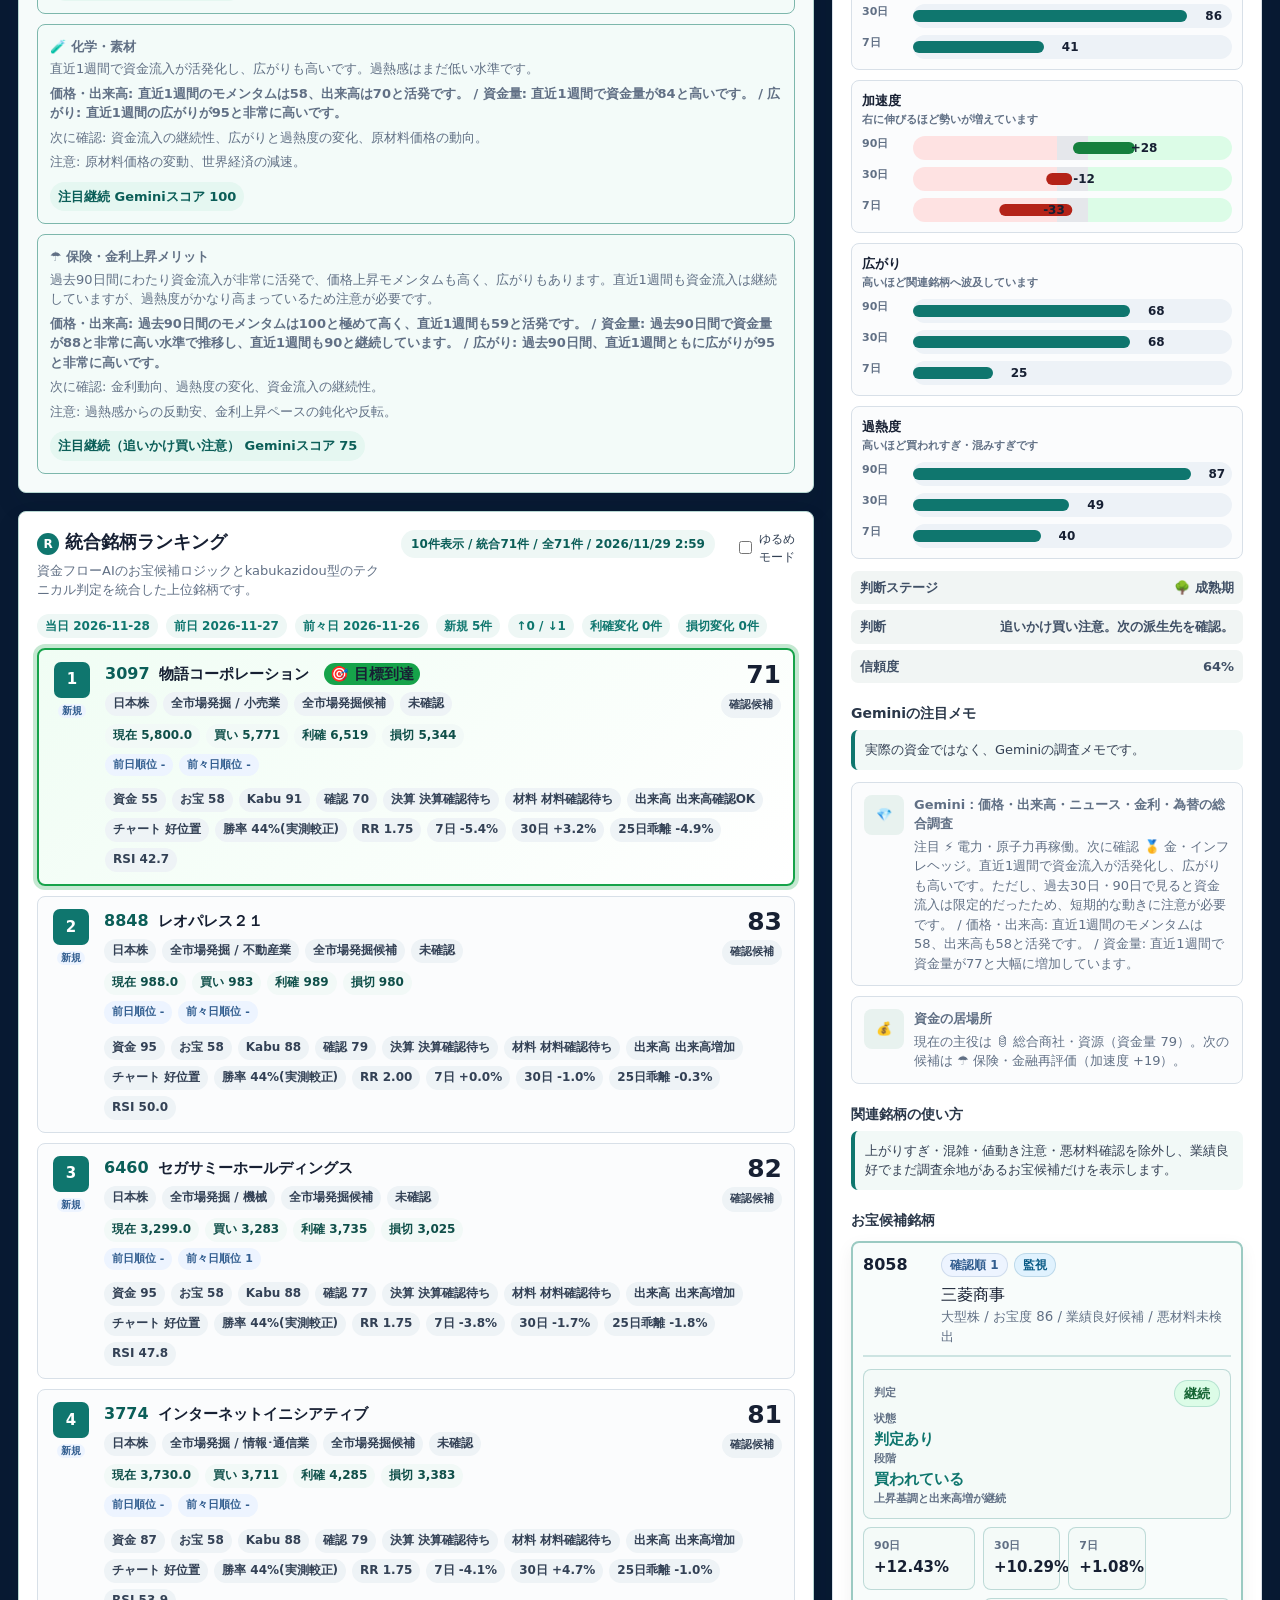
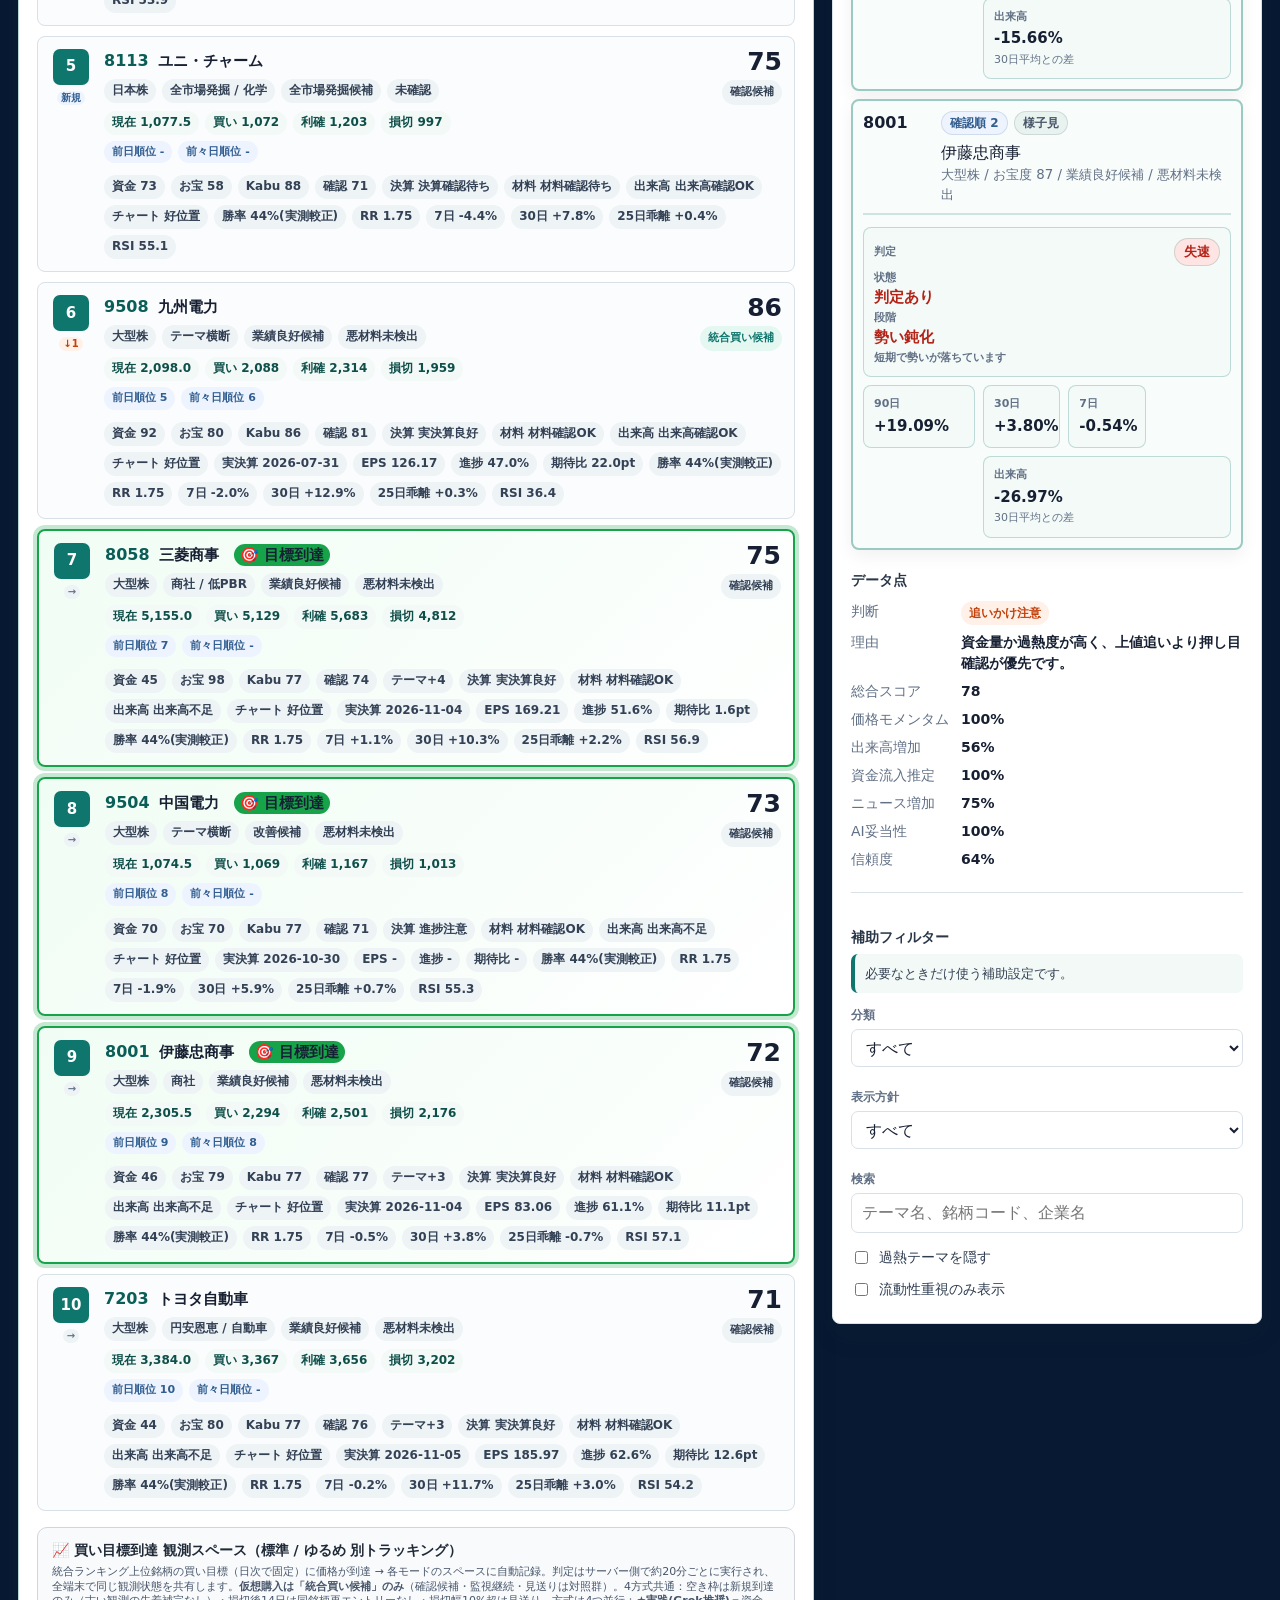
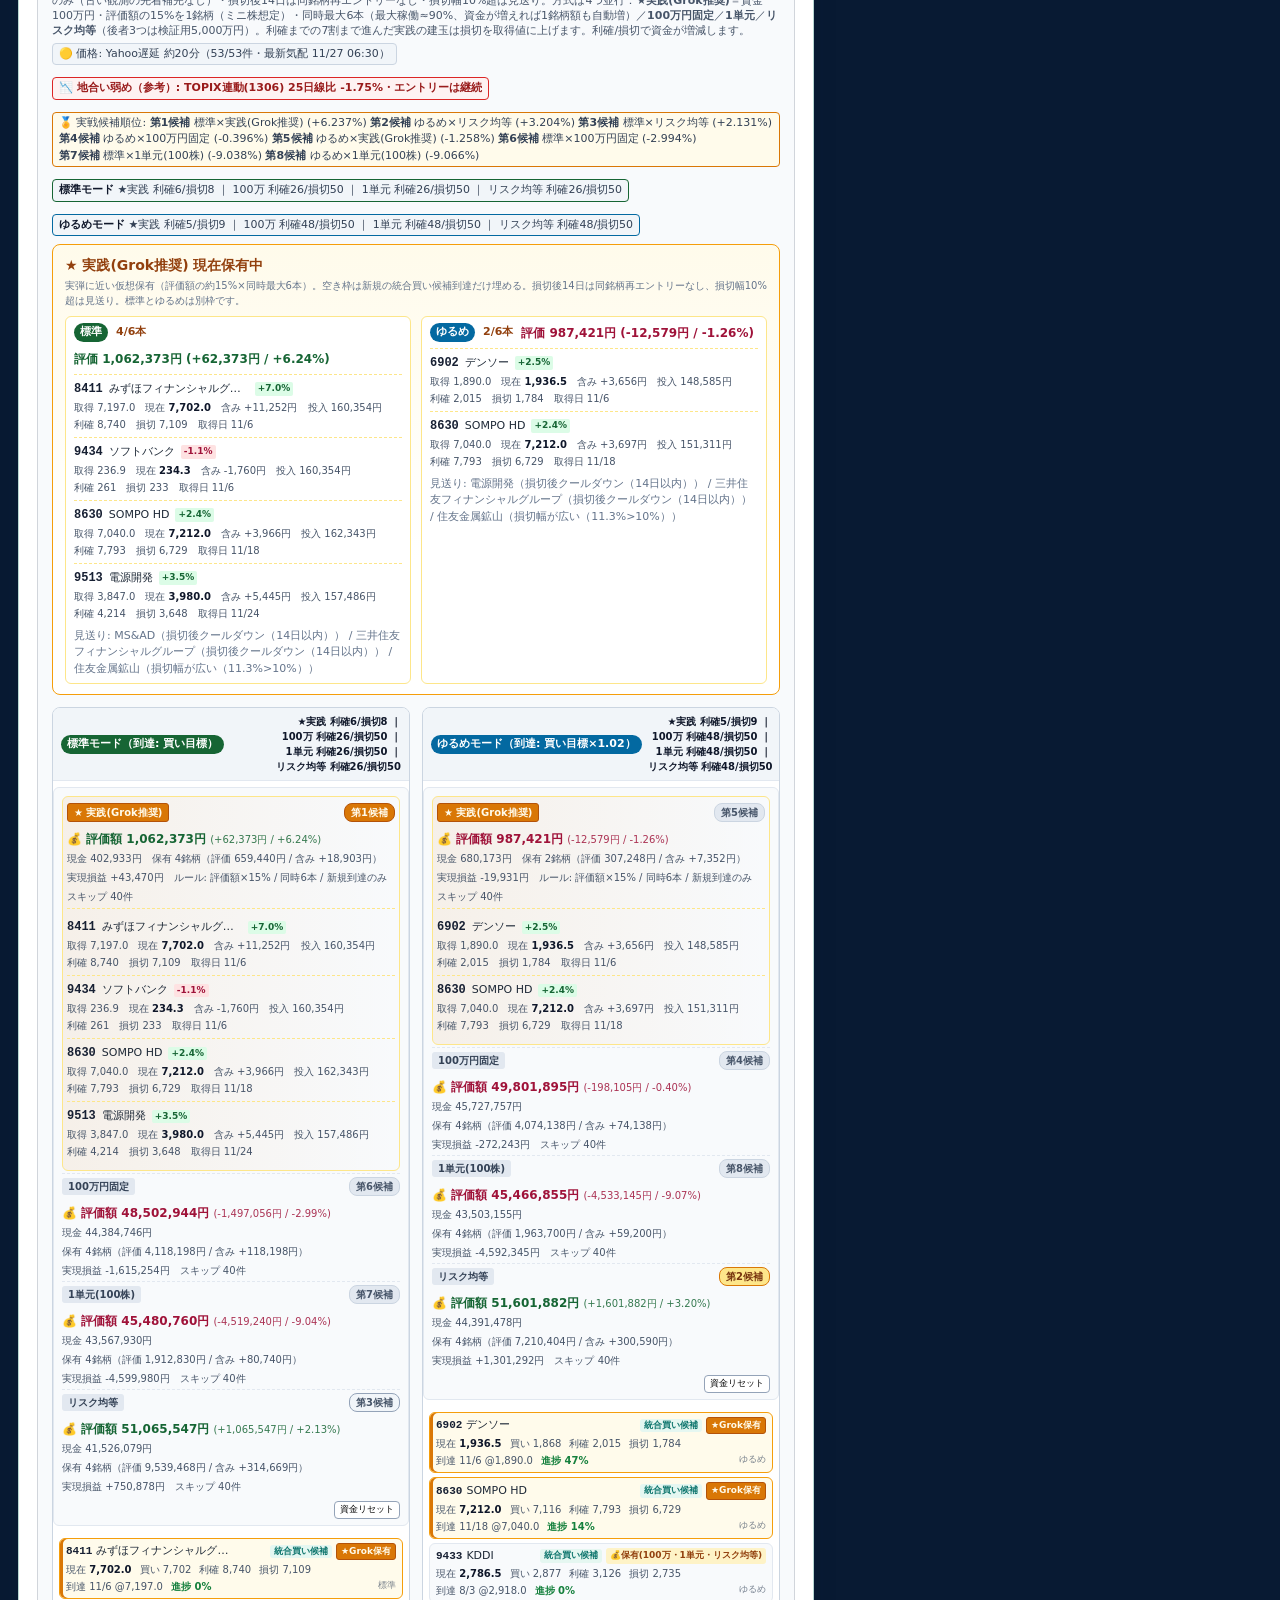
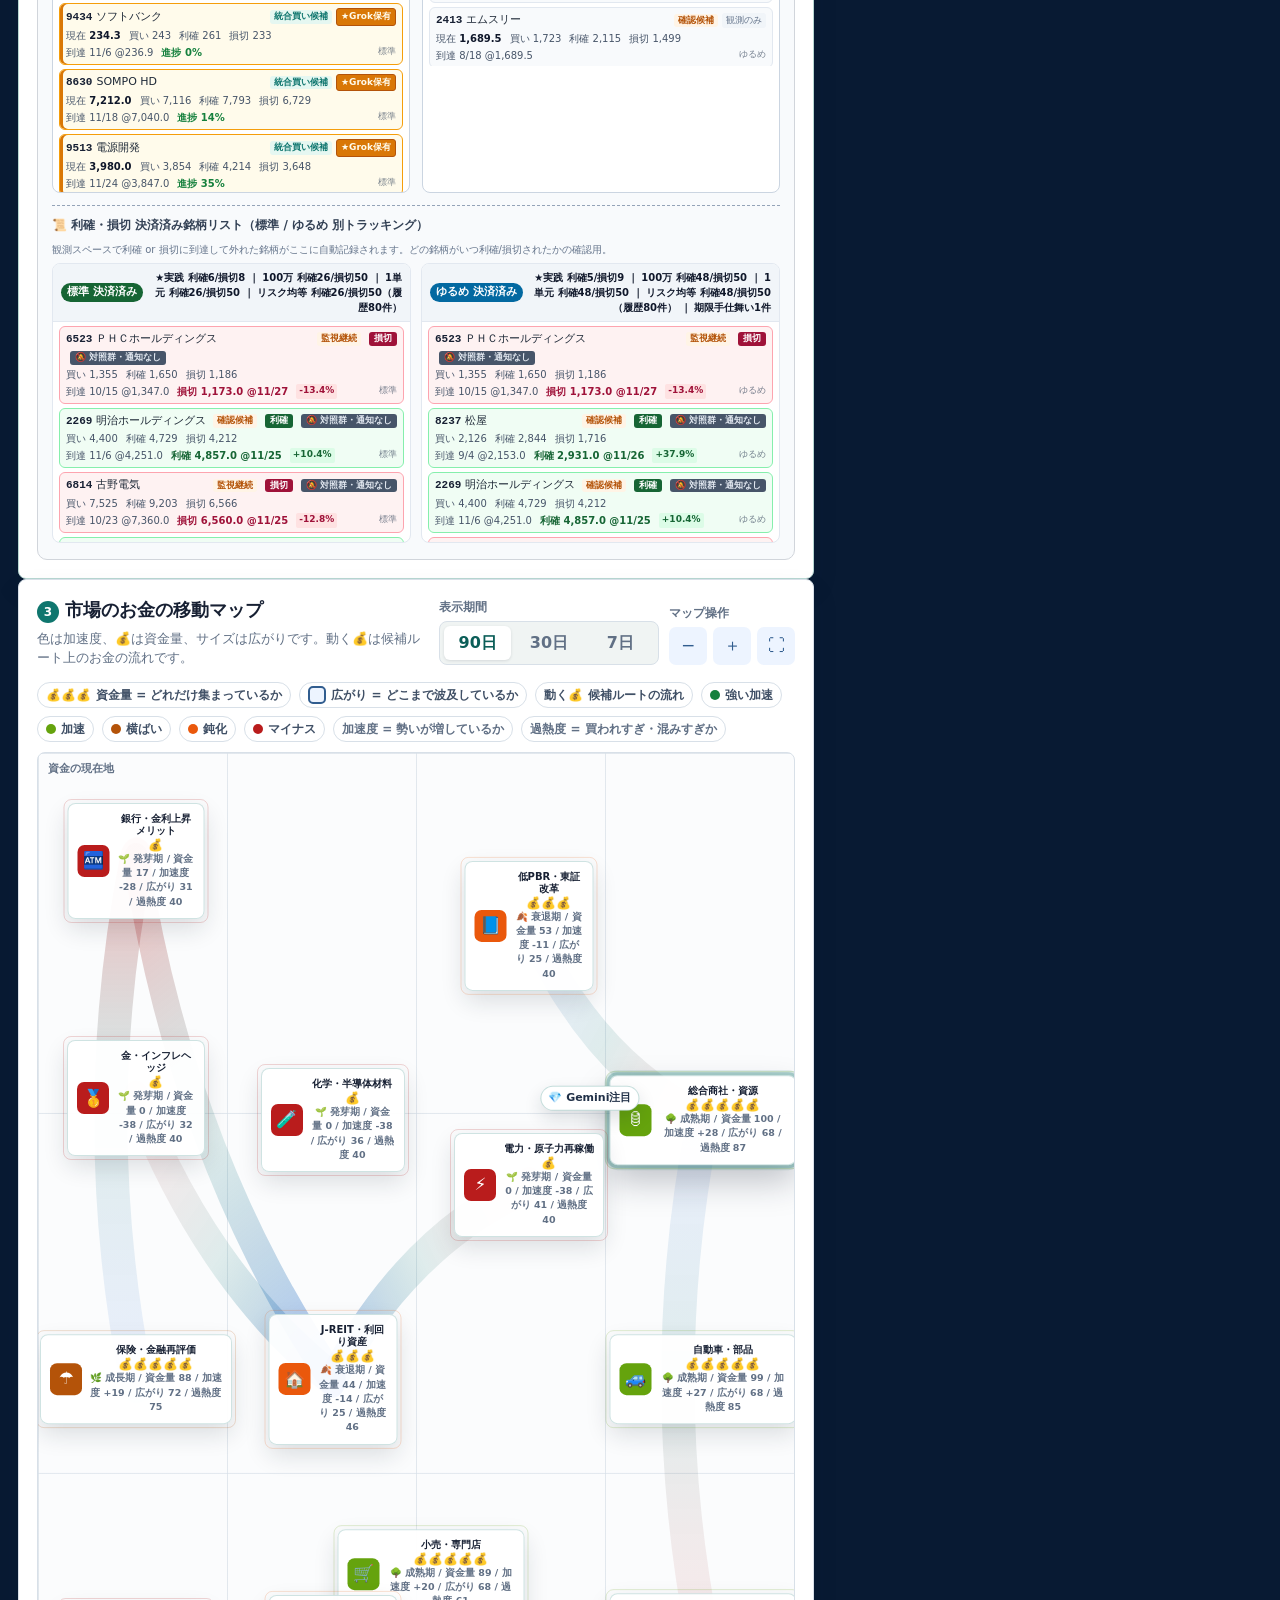
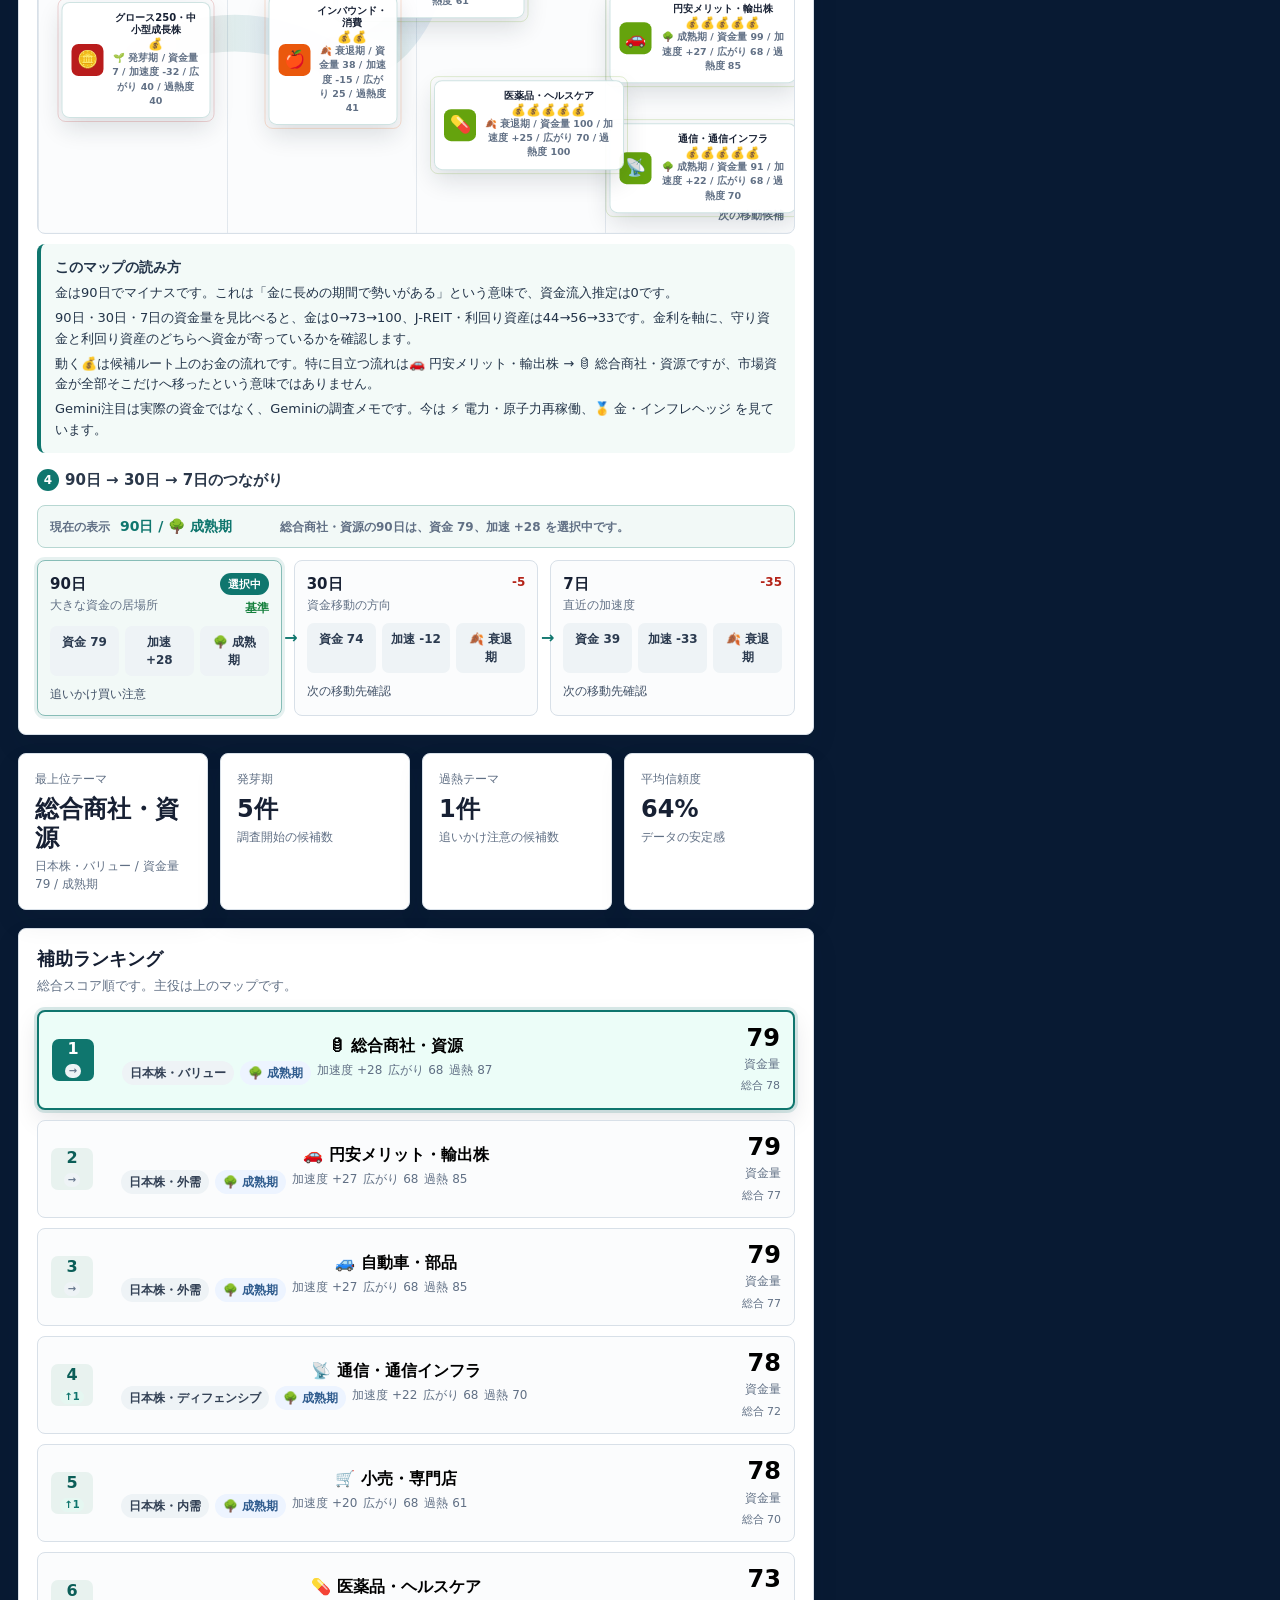
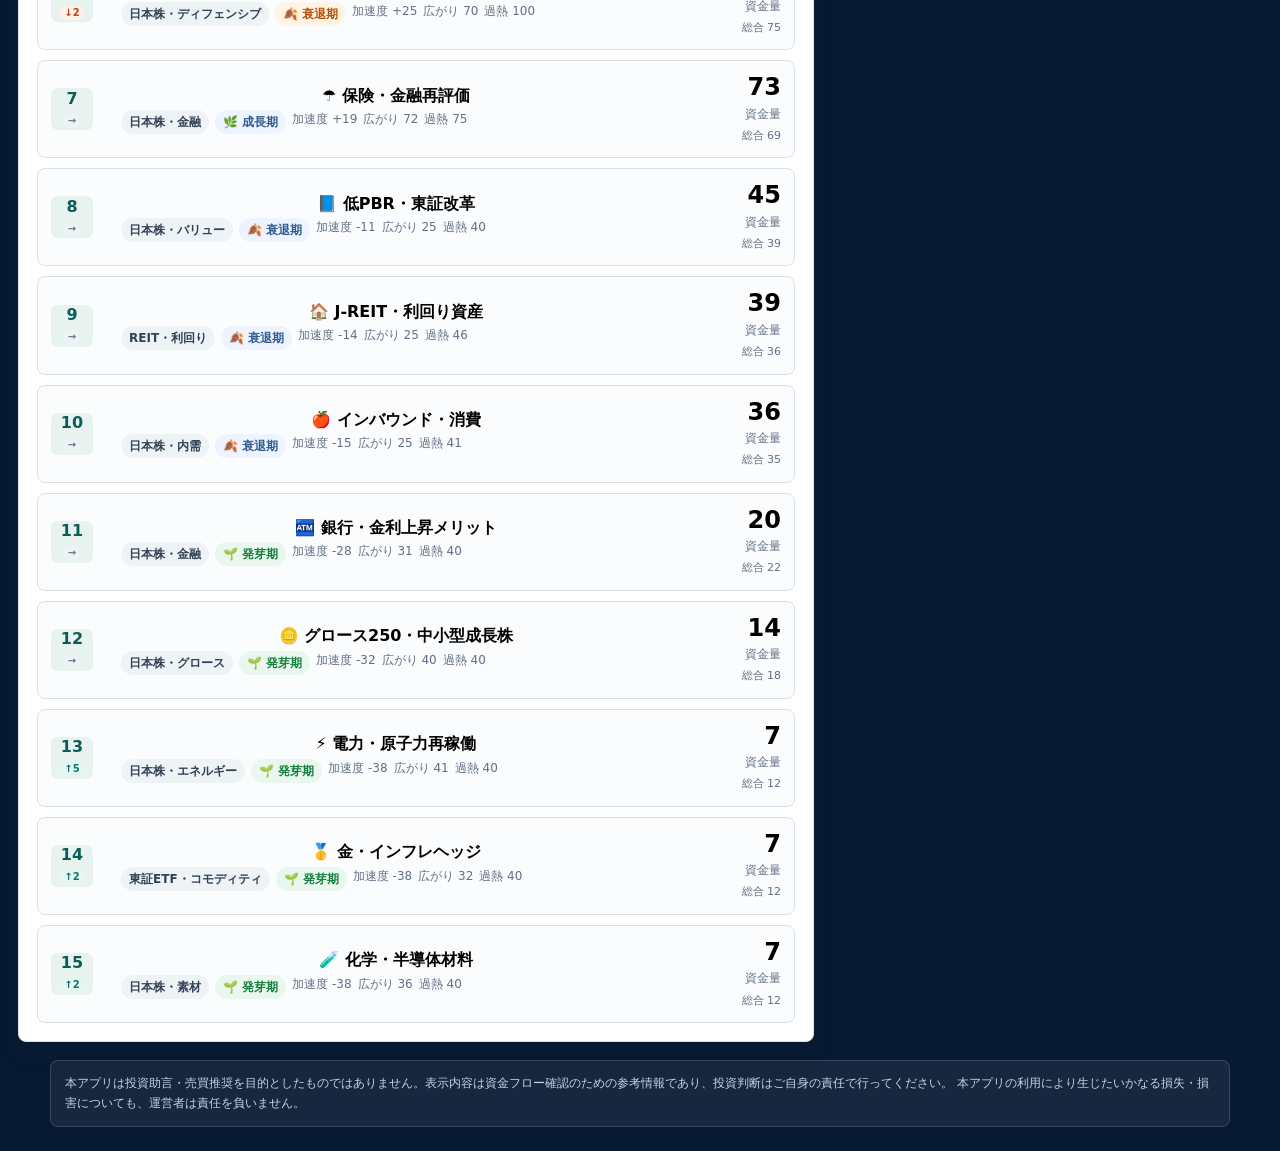
<file: docs/fund-flow-ai-system/index.html>
<!doctype html>
<html lang="ja">
<head>
  <meta charset="UTF-8" />
  <meta name="viewport" content="width=device-width, initial-scale=1" />
  <title>日本版 資金フローAI v2</title>
  <link rel="stylesheet" href="./styles.css?v=20260817-all-fill" />
</head>
<body>
  <header class="app-header">
    <div>
      <p class="eyebrow">Japan Fund Flow AI v2</p>
      <h1>日本版 資金フローAI</h1>
      <p class="subhead">日本株、東証ETF、政策テーマを横断して、Geminiが監視テーマから今見るべき資金フローを絞り込みます。</p>
    </div>
    <div class="status-panel">
      <span>更新</span>
      <strong id="updatedAt">-</strong>
      <small>J-Quants・ニュース・金利・為替 接続対応</small>
      <button id="refreshData" class="icon-button secondary refresh-button" type="button">データ更新</button>
    </div>
  </header>

  <section class="api-status-panel" aria-label="API更新状態">
    <div class="api-status-item" id="marketApiStatus">
      <span class="status-dot pending"></span>
      <span><strong>J-Quants</strong><small>確認中</small></span>
    </div>
    <div class="api-status-item" id="macroApiStatus">
      <span class="status-dot pending"></span>
      <span><strong>マクロ</strong><small>確認中</small></span>
    </div>
    <div class="api-status-item" id="geminiApiStatus">
      <span class="status-dot pending"></span>
      <span><strong>Gemini</strong><small>確認中</small></span>
    </div>
  </section>

  <main class="app-shell">
    <section class="workspace">
      <section class="panel guide-panel">
        <h2>この画面の見方</h2>
        <div class="guide-steps">
          <button type="button" data-scroll-target="sectionStory"><b>1</b> 本日の資金ストーリーを見る</button>
          <button type="button" data-scroll-target="sectionCandidates"><b>2</b> 次に見るテーマを見る</button>
          <button type="button" data-scroll-target="sectionMap"><b>3</b> 市場のお金の移動マップを見る</button>
          <button type="button" data-scroll-target="sectionPeriodFlow"><b>4</b> 90日 → 30日 → 7日のつながりを見る</button>
          <button type="button" data-scroll-target="sectionDetail"><b>5</b> 右側の詳細で関連銘柄を確認する</button>
        </div>
      </section>

      <section id="sectionStory" class="panel story-panel">
        <div class="panel-head">
          <div>
            <h2><span class="step-badge">1</span>本日の資金ストーリー</h2>
            <p>今どのテーマに資金が集まり、どこへ広がっているかを一文でまとめます。</p>
          </div>
        </div>
        <p id="marketStory" class="market-story">-</p>
      </section>

      <section id="sectionCandidates" class="panel candidate-panel priority-panel">
        <div class="panel-head">
          <div>
            <h2><span class="step-badge">2</span>次に見るテーマ</h2>
            <p>Geminiが90日・30日・7日の資金量、加速度、広がり、過熱度、ニュース、金利、為替を比べて自動で調べます。</p>
          </div>
        </div>
        <p id="aiResearchStatus" class="ai-research-status">Gemini調査を読み込み中...</p>
        <div id="researchCandidates" class="candidate-list"></div>
      </section>

      <section id="sectionIntegratedRanking" class="panel integrated-ranking-panel">
        <div class="panel-head">
          <div>
            <h2><span class="step-badge">R</span>統合銘柄ランキング</h2>
            <p>資金フローAIのお宝候補ロジックとkabukazidou型のテクニカル判定を統合した上位銘柄です。</p>
          </div>
          <span id="integratedRankingStatus" class="ranking-status">読み込み中...</span>
          <label class="relax-toggle" title="Streamlitのゆるめモードに相当する表示（ハイライト閾値緩和 + 最大表示数増加）">
            <input type="checkbox" id="integratedRelaxToggle"> ゆるめモード
          </label>
        </div>
        <div id="integratedRankingComparison" class="integrated-comparison-panel"></div>
        <div id="integratedRankingList" class="integrated-ranking-list"></div>

        <!-- 買い目標到達観測スペース: 標準/ゆるめモード別に、到達銘柄を移動して利確/損切までトラッキング・カウント -->
        <div class="integrated-obs-section">
          <div class="obs-head">
            <h3>📈 買い目標到達 観測スペース（標準 / ゆるめ 別トラッキング）</h3>
            <span class="obs-note">統合ランキング上位銘柄の買い目標（日次で固定）に価格が到達 → 各モードのスペースに自動記録。判定はサーバー側で約20分ごとに実行され、全端末で同じ観測状態を共有します。<b>仮想購入は「統合買い候補」のみ</b>（確認候補・監視継続・見送りは対照群）。4方式共通：空き枠は新規到達のみ（古い観測の先着補完なし）・損切後14日は同銘柄再エントリーなし・損切幅10%超は見送り。方式は4つ並行：★<b>実践(Grok推奨)</b>＝資金100万円・評価額の15%を1銘柄（ミニ株想定）・同時最大6本（最大稼働≈90%、資金が増えれば1銘柄額も自動増）／<b>100万円固定</b>／<b>1単元</b>／<b>リスク均等</b>（後者3つは検証用5,000万円）。利確までの7割まで進んだ実践の建玉は損切を取得値に上げます。利確/損切で資金が増減します。</span>
            <div id="obsGlobalCounts" class="obs-global-counts" aria-live="polite"></div>
          </div>
          <div id="grokHoldingsPanel" class="grok-holdings-panel" aria-live="polite"></div>
          <div class="obs-panels">
            <div class="obs-panel" data-mode="standard">
              <div class="obs-panel-head">
                <span class="obs-mode-badge standard" title="到達判定: 日次固定の買い目標まで下落したら追跡開始。判定は市場時間内（平日9:00〜15:30）のみ">標準モード（到達: 買い目標）</span>
                <span id="standardObsSummary" class="obs-summary"></span>
              </div>
              <div id="standardPortfolio" class="obs-portfolio"></div>
              <div id="standardObsList" class="obs-list"></div>
            </div>
            <div class="obs-panel" data-mode="relax">
              <div class="obs-panel-head">
                <span class="obs-mode-badge relax" title="到達判定: 買い目標×1.02 と 基準値（目標設定時の価格）×0.999 の低い方まで下落したら追跡開始。判定は市場時間内（平日9:00〜15:30）のみ">ゆるめモード（到達: 買い目標×1.02）</span>
                <span id="relaxObsSummary" class="obs-summary"></span>
              </div>
              <div id="relaxPortfolio" class="obs-portfolio"></div>
              <div id="relaxObsList" class="obs-list"></div>
            </div>
          </div>

          <!-- 別スペース: 利確と損切された銘柄の確認用（activeから外れた後も銘柄を追えるように） -->
          <div class="obs-closed-section">
            <div class="obs-closed-head">
              <span>📜 利確・損切 決済済み銘柄リスト（標準 / ゆるめ 別トラッキング）</span>
              <span class="obs-note-small">観測スペースで利確 or 損切に到達して外れた銘柄がここに自動記録されます。どの銘柄がいつ利確/損切されたかの確認用。</span>
            </div>
            <div class="obs-closed-panels">
              <div class="obs-closed-panel" data-mode="standard">
                <div class="obs-panel-head">
                  <span class="obs-mode-badge standard">標準 決済済み</span>
                  <span id="standardClosedSummary" class="obs-summary"></span>
                </div>
                <div id="standardClosedList" class="obs-closed-list obs-list"></div>
              </div>
              <div class="obs-closed-panel" data-mode="relax">
                <div class="obs-panel-head">
                  <span class="obs-mode-badge relax">ゆるめ 決済済み</span>
                  <span id="relaxClosedSummary" class="obs-summary"></span>
                </div>
                <div id="relaxClosedList" class="obs-closed-list obs-list"></div>
              </div>
            </div>
          </div>

          <div class="obs-global-actions">
            <button id="obsResetAllBtn" type="button" class="obs-reset-all">全観測データ（アクティブ＋履歴＋カウント）をリセット</button>
          </div>
        </div>
      </section>

      <section id="sectionMap" class="panel flow-panel main-map-panel">
        <div class="panel-head">
          <div>
            <h2><span class="step-badge">3</span>市場のお金の移動マップ</h2>
            <p>色は加速度、💰は資金量、サイズは広がりです。動く💰は候補ルート上のお金の流れです。</p>
          </div>
          <div class="map-actions">
            <div>
              <span class="period-label">表示期間</span>
              <div class="segmented period-segmented" role="tablist" aria-label="表示期間">
                <button class="active" data-period="90d" type="button">90日</button>
                <button data-period="30d" type="button">30日</button>
                <button data-period="7d" type="button">7日</button>
              </div>
            </div>
            <div>
              <span class="period-label">マップ操作</span>
              <div class="map-zoom-controls" aria-label="マップ操作">
                <button id="mapZoomOut" class="icon-button secondary" type="button" title="縮小">−</button>
                <button id="mapZoomIn" class="icon-button secondary" type="button" title="拡大">＋</button>
                <button id="mapFullscreen" class="icon-button secondary" type="button" title="画面いっぱいに表示">⛶</button>
              </div>
            </div>
          </div>
        </div>
        <div class="map-legend" aria-label="マップの見方">
          <span><b class="money-sample">💰💰💰</b> 資金量 = どれだけ集まっているか</span>
          <span><b class="size-sample"></b> 広がり = どこまで波及しているか</span>
          <span><b>動く💰</b> 候補ルートの流れ</span>
          <span><i class="legend-hot"></i> 強い加速</span>
          <span><i class="legend-warm"></i> 加速</span>
          <span><i class="legend-flat"></i> 横ばい</span>
          <span><i class="legend-cool"></i> 鈍化</span>
          <span><i class="legend-cold"></i> マイナス</span>
          <span class="legend-note">加速度 = 勢いが増しているか</span>
          <span class="legend-note">過熱度 = 買われすぎ・混みすぎか</span>
        </div>
        <div id="flowMap" class="flow-map"></div>
        <div id="mapTakeaway" class="map-takeaway" aria-live="polite"></div>
        <h3 id="sectionPeriodFlow" class="subsection-title"><span class="step-badge">4</span>90日 → 30日 → 7日のつながり</h3>
        <div id="periodFlow" class="period-flow"></div>
      </section>

      <div class="summary-grid" aria-label="流れの要約">
        <article class="metric">
          <span>最上位テーマ</span>
          <strong id="topTheme">-</strong>
          <small id="topThemeDetail">-</small>
        </article>
        <article class="metric">
          <span>発芽期</span>
          <strong id="emergingCount">-</strong>
          <small>調査開始の候補数</small>
        </article>
        <article class="metric">
          <span>過熱テーマ</span>
          <strong id="crowdedCount">-</strong>
          <small>追いかけ注意の候補数</small>
        </article>
        <article class="metric">
          <span>平均信頼度</span>
          <strong id="avgConfidence">-</strong>
          <small>データの安定感</small>
        </article>
      </div>

      <section class="panel">
        <div class="panel-head">
          <div>
            <h2>補助ランキング</h2>
            <p>総合スコア順です。主役は上のマップです。</p>
          </div>
        </div>
        <div id="themeList" class="theme-list"></div>
      </section>
    </section>

    <aside id="sectionDetail" class="detail" aria-label="テーマ詳細">
      <section class="panel detail-panel">
        <div class="detail-head">
          <div>
            <p id="detailClass" class="eyebrow">-</p>
            <h2><span class="step-badge">5</span><span id="detailName">テーマを選択</span></h2>
          </div>
          <span id="detailStage" class="stage">-</span>
        </div>

        <div class="score-row">
          <div>
            <span>資金量</span>
            <strong id="detailScore">-</strong>
          </div>
          <div>
            <span>加速度</span>
            <strong id="detailAcceleration">-</strong>
          </div>
          <div>
            <span>広がり</span>
            <strong id="detailBreadth">-</strong>
          </div>
        </div>

        <div class="bar-block">
          <div class="bar-label"><span>過熱度</span><strong id="detailCrowdedness">-</strong></div>
          <div class="bar"><span id="crowdedBar"></span></div>
        </div>

        <h3>Gemini要約</h3>
        <div id="aiSummary" class="ai-summary"></div>

        <h3>選択テーマの内訳</h3>
        <p class="detail-help">マップと同じ順番で、資金量・加速度・広がり・過熱度を確認します。</p>
        <div id="scoreChart" class="score-chart compact"></div>
        <h3>期間別の比較</h3>
        <p class="detail-help">90日・30日・7日で、資金量・加速度・広がり・過熱度がどう変わったかを比べます。</p>
        <div id="periodMetricChart" class="period-metric-chart"></div>
        <div id="chartLegend" class="chart-legend"></div>

        <h3>Geminiの注目メモ</h3>
        <p class="detail-help">実際の資金ではなく、Geminiの調査メモです。</p>
        <div id="aiCharacters" class="ai-characters"></div>

        <h3>関連銘柄の使い方</h3>
        <p class="detail-help">上がりすぎ・混雑・値動き注意・悪材料確認を除外し、業績良好でまだ調査余地があるお宝候補だけを表示します。</p>

        <h3>お宝候補銘柄</h3>
        <div id="instrumentList" class="instrument-list"></div>

        <h3>データ点</h3>
        <dl id="dataPoints" class="data-points"></dl>

        <section class="detail-filters" aria-label="補助フィルター">
          <h3>補助フィルター</h3>
          <p class="detail-help">必要なときだけ使う補助設定です。</p>
          <label class="select-label" for="assetFilter">分類</label>
          <select id="assetFilter">
            <option value="all">すべて</option>
            <option value="日本株">日本株</option>
            <option value="東証ETF">東証ETF</option>
            <option value="REIT">REIT</option>
          </select>

          <label class="select-label" for="stageFilter">表示方針</label>
          <select id="stageFilter">
            <option value="all">すべて</option>
            <option value="emerging">発芽期だけ</option>
            <option value="continuing">成長期・成熟期</option>
            <option value="crowded">過熱テーマ</option>
          </select>

          <label class="select-label" for="searchInput">検索</label>
          <input id="searchInput" type="search" placeholder="テーマ名、銘柄コード、企業名" />

          <label class="check-row"><input id="hideCrowded" type="checkbox" /> 過熱テーマを隠す</label>
          <label class="check-row"><input id="liquidityOnly" type="checkbox" /> 流動性重視のみ表示</label>
        </section>
      </section>
    </aside>
  </main>

  <footer class="app-footer">
    <p>
      本アプリは投資助言・売買推奨を目的としたものではありません。表示内容は資金フロー確認のための参考情報であり、投資判断はご自身の責任で行ってください。
      本アプリの利用により生じたいかなる損失・損害についても、運営者は責任を負いません。
    </p>
  </footer>

  <script src="./app.js?v=20261102-breakeven"></script>
</body>
</html>
</file>
<file: docs/fund-flow-ai-system/styles.css>
:root {
  --bg: #081a33;
  --surface: #ffffff;
  --surface-2: #f0f4f3;
  --ink: #172033;
  --muted: #617085;
  --line: #d8e0e8;
  --accent: #0f766e;
  --accent-strong: #0b5e58;
  --amber: #b45309;
  --red: #b42318;
  --green: #15803d;
  --blue: #315d8f;
  --shadow: 0 12px 28px rgba(23, 32, 51, 0.08);
}

* {
  box-sizing: border-box;
}

body {
  margin: 0;
  background: var(--bg);
  color: var(--ink);
  font-family: system-ui, -apple-system, BlinkMacSystemFont, "Segoe UI", sans-serif;
  line-height: 1.5;
}

button,
input,
select {
  font: inherit;
}

.app-header {
  display: flex;
  align-items: flex-end;
  justify-content: space-between;
  gap: 24px;
  padding: 24px 28px 20px;
  background: #07182e;
  border-bottom: 1px solid rgba(255, 255, 255, 0.16);
}

.eyebrow {
  margin: 0 0 5px;
  color: #75d7cb;
  font-size: 12px;
  font-weight: 800;
  letter-spacing: 0.08em;
  text-transform: uppercase;
}

h1,
h2,
h3,
p {
  margin-top: 0;
}

h1 {
  margin-bottom: 6px;
  font-size: 31px;
  line-height: 1.15;
  letter-spacing: 0;
}

.app-header h1 {
  color: #f8fbff;
}

h2 {
  margin-bottom: 6px;
  font-size: 18px;
  line-height: 1.3;
  letter-spacing: 0;
}

h3 {
  margin: 20px 0 10px;
  font-size: 14px;
  color: #2a3749;
  letter-spacing: 0;
}

.subhead {
  max-width: 760px;
  margin-bottom: 0;
  color: #c6d3e2;
}

.status-panel {
  min-width: 210px;
  padding: 12px 14px;
  border: 1px solid rgba(255, 255, 255, 0.2);
  border-radius: 8px;
  background: rgba(255, 255, 255, 0.08);
}

.status-panel span,
.status-panel small,
.metric span,
.metric small,
.score-row span {
  display: block;
  color: var(--muted);
  font-size: 12px;
}

.status-panel span,
.status-panel small {
  color: #c6d3e2;
}

.status-panel strong {
  display: block;
  margin: 3px 0;
  color: #ffffff;
  font-size: 15px;
}

.app-shell {
  display: grid;
  grid-template-columns: minmax(760px, 1fr) 430px;
  gap: 18px;
  padding: 18px;
  background: var(--bg);
}

.sidebar,
.detail {
  min-width: 0;
}

.control-block,
.panel,
.metric {
  background: var(--surface);
  border: 1px solid var(--line);
  border-radius: 8px;
  box-shadow: var(--shadow);
}

.control-block {
  margin-bottom: 12px;
  padding: 16px;
}

.control-block.compact {
  padding-bottom: 12px;
}

.period-segmented {
  width: 220px;
}

.segmented {
  display: grid;
  grid-template-columns: repeat(3, 1fr);
  gap: 4px;
  padding: 4px;
  border: 1px solid var(--line);
  border-radius: 8px;
  background: var(--surface-2);
}

.segmented button,
.icon-button {
  border: 0;
  cursor: pointer;
}

.segmented button {
  min-height: 34px;
  border-radius: 6px;
  background: transparent;
  color: var(--muted);
  font-weight: 700;
}

.segmented button.active {
  background: var(--surface);
  color: var(--accent-strong);
  box-shadow: 0 1px 3px rgba(23, 32, 51, 0.12);
}

.select-label {
  display: block;
  margin: 13px 0 5px;
  color: var(--muted);
  font-size: 12px;
  font-weight: 700;
}

.control-help {
  margin: 9px 0 0;
  color: var(--muted);
  font-size: 12px;
  line-height: 1.45;
}

select,
input[type="search"] {
  width: 100%;
  min-height: 38px;
  padding: 7px 10px;
  border: 1px solid var(--line);
  border-radius: 7px;
  background: #fff;
  color: var(--ink);
}

.check-row {
  display: flex;
  align-items: center;
  gap: 8px;
  min-height: 32px;
  color: #2f3d51;
  font-size: 14px;
}

.summary-grid {
  display: grid;
  grid-template-columns: repeat(4, minmax(0, 1fr));
  gap: 12px;
  margin-bottom: 18px;
}

.visual-grid {
  display: grid;
  grid-template-columns: minmax(0, 1fr) minmax(280px, 0.9fr);
  gap: 18px;
  margin-bottom: 18px;
}

.metric {
  min-height: 102px;
  padding: 16px;
}

.metric strong {
  display: block;
  margin: 7px 0 4px;
  font-size: 24px;
  line-height: 1.2;
}

.panel {
  padding: 18px;
}

.api-status-panel {
  display: grid;
  grid-template-columns: repeat(2, minmax(0, 1fr));
  gap: 10px;
  max-width: 1220px;
  margin: -10px auto 18px;
  padding: 0 18px;
}

.api-status-item {
  display: grid;
  grid-template-columns: 12px minmax(0, 1fr);
  gap: 10px;
  align-items: center;
  padding: 10px 12px;
  border: 1px solid var(--line);
  border-radius: 8px;
  background: #fff;
}

.api-status-item strong {
  display: block;
  font-size: 13px;
}

.api-status-item small {
  display: block;
  color: var(--muted);
  font-size: 12px;
  line-height: 1.45;
}

.status-dot {
  width: 10px;
  height: 10px;
  border-radius: 50%;
  background: #98a2b3;
}

.status-dot.success {
  background: #12805c;
}

.status-dot.error {
  background: #c2410c;
}

.status-dot.pending {
  background: #d89b00;
}

.guide-panel,
.story-panel,
.candidate-panel,
.flow-panel,
.chart-panel {
  min-height: 0;
}

.guide-panel,
.story-panel,
.priority-panel,
.main-map-panel {
  margin-bottom: 18px;
}

.text-button {
  min-height: 38px;
  padding: 8px 12px;
  border: 0;
  border-radius: 7px;
  background: var(--accent);
  color: #fff;
  cursor: pointer;
  font-weight: 800;
}

.guide-panel {
  background: #f7fbfa;
}

.guide-panel h2 {
  margin-bottom: 12px;
}

.guide-steps {
  display: grid;
  grid-template-columns: repeat(5, minmax(0, 1fr));
  gap: 8px;
}

.guide-steps button {
  min-height: 58px;
  padding: 10px;
  border: 1px solid #c9ddd8;
  border-radius: 8px;
  background: #ffffff;
  color: #26354a;
  cursor: pointer;
  font-size: 12px;
  font-weight: 800;
  text-align: left;
}

.guide-steps button:hover,
.guide-steps button:focus-visible {
  border-color: #87bdb7;
  background: #f2f9f7;
  outline: none;
}

.guide-steps b,
.step-badge {
  display: inline-grid;
  place-items: center;
  width: 22px;
  height: 22px;
  margin-right: 6px;
  border-radius: 999px;
  background: var(--accent);
  color: #fff;
  font-size: 12px;
  line-height: 1;
}

.subsection-title {
  display: flex;
  align-items: center;
  margin: 16px 0 10px;
  font-size: 15px;
}

.market-story {
  margin: 0;
  padding: 15px 16px;
  border-left: 4px solid var(--accent);
  border-radius: 8px;
  background: #eef8f6;
  color: #233449;
  font-size: 15px;
}

.panel-head,
.detail-head {
  display: flex;
  align-items: flex-start;
  justify-content: space-between;
  gap: 12px;
  margin-bottom: 14px;
}

.panel-head p {
  margin-bottom: 0;
  color: var(--muted);
  font-size: 13px;
}

.icon-button {
  width: 38px;
  height: 38px;
  flex: 0 0 auto;
  border-radius: 7px;
  background: var(--accent);
  color: #fff;
  font-size: 20px;
  line-height: 1;
}

.icon-button.secondary {
  background: #edf4ff;
  color: #315d8f;
  font-size: 17px;
}

.map-actions {
  display: flex;
  flex-wrap: wrap;
  align-items: flex-end;
  gap: 10px;
  flex: 0 0 auto;
}

.map-zoom-controls {
  display: flex;
  gap: 6px;
}

.period-label {
  display: block;
  margin-bottom: 5px;
  color: var(--muted);
  font-size: 12px;
  font-weight: 800;
}

.flow-map {
  position: relative;
  min-height: 1080px;
  overflow: auto;
  border: 1px solid var(--line);
  border-radius: 8px;
  background:
    linear-gradient(90deg, rgba(216, 224, 232, 0.72) 1px, transparent 1px),
    linear-gradient(180deg, rgba(216, 224, 232, 0.72) 1px, transparent 1px),
    #fbfcfd;
  background-size: 25% 100%, 100% 33.33%, auto;
}

.flow-map-inner {
  position: relative;
  width: calc(100% * var(--map-scale, 1));
  min-width: 100%;
  height: calc(1080px * var(--map-y-scale, var(--map-scale, 1)));
  min-height: 1080px;
  transition: width 180ms ease, height 180ms ease;
}

.map-fullscreen {
  overflow: hidden;
}

.map-fullscreen .main-map-panel {
  position: fixed;
  inset: 10px;
  z-index: 1000;
  display: flex;
  flex-direction: column;
  overflow: auto;
}

.map-fullscreen .flow-map {
  min-height: calc(100vh - 170px);
}

.map-fullscreen .flow-map-inner {
  height: calc((100vh - 170px) * var(--map-y-scale, var(--map-scale, 1)));
  min-height: calc(100vh - 170px);
}

.map-takeaway {
  margin: 10px 0 14px;
  padding: 12px 14px;
  border-left: 4px solid var(--accent);
  border-radius: 8px;
  background: #f3faf8;
  color: #233449;
  font-size: 13px;
  line-height: 1.6;
}

.map-takeaway strong {
  display: block;
  margin-bottom: 5px;
  font-size: 14px;
}

.map-takeaway p {
  margin: 4px 0 0;
}

.map-legend {
  display: flex;
  flex-wrap: wrap;
  gap: 8px;
  margin: 0 0 10px;
  color: #405066;
  font-size: 12px;
  font-weight: 800;
}

.map-legend span {
  display: inline-flex;
  align-items: center;
  gap: 5px;
  min-height: 24px;
  padding: 3px 8px;
  border: 1px solid var(--line);
  border-radius: 999px;
  background: #fff;
}

.map-legend .legend-note {
  color: var(--muted);
  font-weight: 700;
}

.map-legend i {
  width: 10px;
  height: 10px;
  border-radius: 999px;
}

.money-sample,
.money-marks {
  font-weight: 900;
  letter-spacing: 0;
}

.size-sample {
  display: inline-block;
  width: 18px;
  height: 18px;
  border: 2px solid #315d8f;
  border-radius: 5px;
  background: #edf4ff;
}

.legend-hot { background: #15803d; }
.legend-warm { background: #65a30d; }
.legend-flat { background: #b45309; }
.legend-cool { background: #ea580c; }
.legend-cold { background: #b91c1c; }

.period-flow {
  display: grid;
  grid-template-columns: repeat(3, minmax(0, 1fr));
  gap: 12px;
  margin-top: 14px;
}

.period-current {
  grid-column: 1 / -1;
  display: grid;
  grid-template-columns: auto minmax(150px, max-content) minmax(0, 1fr);
  align-items: center;
  gap: 10px;
  padding: 10px 12px;
  border: 1px solid #b7d7d2;
  border-radius: 8px;
  background: #f2f9f7;
}

.period-current span,
.period-current small {
  color: var(--muted);
  font-size: 12px;
  font-weight: 800;
}

.period-current strong {
  color: var(--accent);
  font-size: 14px;
}

.period-card {
  position: relative;
  min-height: 116px;
  padding: 12px;
  border: 1px solid var(--line);
  border-radius: 8px;
  background: #fbfcfd;
}

.period-card.active {
  border-color: #87bdb7;
  background: #f2f9f7;
  box-shadow: 0 0 0 3px rgba(15, 118, 110, 0.1);
}

.period-card::after {
  content: "→";
  position: absolute;
  top: 42%;
  right: -17px;
  z-index: 2;
  color: var(--accent);
  font-weight: 900;
}

.period-card:last-child::after {
  display: none;
}

.period-card header {
  display: flex;
  justify-content: space-between;
  gap: 8px;
  margin-bottom: 9px;
}

.period-card-flags {
  display: flex;
  flex-direction: column;
  align-items: flex-end;
  gap: 4px;
  min-width: 54px;
  font-size: 12px;
  font-weight: 900;
}

.period-selected {
  display: inline-flex;
  align-items: center;
  min-height: 22px;
  padding: 0 8px;
  border-radius: 999px;
  background: var(--accent);
  color: #fff;
  font-size: 11px;
  line-height: 1;
  white-space: nowrap;
}

.period-card strong {
  display: block;
  font-size: 15px;
}

.period-card small {
  display: block;
  color: var(--muted);
  font-size: 12px;
}

.period-stats {
  display: grid;
  grid-template-columns: repeat(3, 1fr);
  gap: 6px;
}

.period-stats span {
  padding: 7px;
  border-radius: 7px;
  background: #eef3f6;
  color: #2b3a4f;
  font-size: 12px;
  font-weight: 800;
  text-align: center;
}

.period-note {
  margin: 9px 0 0;
  color: #405066;
  font-size: 12px;
}

.trend-up {
  color: var(--green);
}

.trend-down {
  color: var(--red);
}

.flow-map::before,
.flow-map::after {
  position: absolute;
  z-index: 1;
  color: var(--muted);
  font-size: 11px;
  font-weight: 700;
  pointer-events: none;
}

.flow-map::before {
  content: "資金の現在地";
  top: 8px;
  left: 10px;
}

.flow-map::after {
  content: "次の移動候補";
  right: 10px;
  bottom: 8px;
}

.flow-svg {
  position: absolute;
  inset: 0;
  z-index: 1;
  width: 100%;
  height: 100%;
  pointer-events: none;
}

.flow-svg path {
  fill: none;
  stroke-width: 4.2;
  stroke-linecap: round;
  opacity: 1;
}

.flow-svg path.route-strength-high {
  stroke-width: 5.4;
}

.flow-svg path.route-strength-mid {
  stroke-width: 4.4;
}

.flow-svg path.route-strength-low {
  stroke-width: 3.4;
}

.flow-node {
  position: absolute;
  z-index: 3;
  display: grid;
  grid-template-columns: auto minmax(0, 1fr);
  gap: 7px;
  align-items: center;
  width: var(--size);
  min-height: 62px;
  padding: 9px;
  border: 1px solid rgba(15, 118, 110, 0.2);
  border-radius: 8px;
  background: rgba(255, 255, 255, 0.94);
  color: var(--ink);
  box-shadow: 0 10px 24px rgba(23, 32, 51, 0.14);
  cursor: pointer;
  transform: translate(-50%, -50%);
  animation: floatNode var(--speed) ease-in-out infinite;
}

.flow-node.active {
  outline: 3px solid rgba(15, 118, 110, 0.25);
  box-shadow: 0 0 0 5px rgba(15, 118, 110, 0.14), 0 16px 34px rgba(23, 32, 51, 0.26);
}

.flow-node.locked {
  border-color: rgba(15, 23, 42, 0.24);
  background:
    repeating-linear-gradient(135deg, rgba(15, 23, 42, 0.08) 0 6px, rgba(255, 255, 255, 0.72) 6px 12px),
    rgba(255, 255, 255, 0.94);
}

.flow-node::after {
  content: "";
  position: absolute;
  inset: -5px;
  border: 1px solid var(--node-color);
  border-radius: inherit;
  opacity: 0.18;
  animation: pulseFlow 2.8s ease-out infinite;
}

.node-icon {
  display: grid;
  place-items: center;
  width: 32px;
  height: 32px;
  border-radius: 7px;
  background: var(--node-color);
  color: #fff;
  font-size: 17px;
}

.flow-node strong {
  display: block;
  max-width: 100%;
  overflow: hidden;
  font-size: 10px;
  line-height: 1.2;
  text-overflow: ellipsis;
}

.flow-node small {
  display: block;
  margin-top: 1px;
  font-size: 9.5px;
  font-weight: 800;
  color: var(--muted);
}

.money-marks {
  display: block;
  margin: 2px 0 1px;
  font-size: 12px;
  line-height: 1;
}


.flow-trail {
  position: absolute;
  z-index: 2;
  width: auto;
  height: auto;
  border-radius: 0;
  background: transparent;
  font-size: 15px;
  line-height: 1;
  filter: drop-shadow(0 3px 5px rgba(23, 32, 51, 0.18));
  transform-origin: center;
  pointer-events: none;
  box-shadow: none;
  transform: translate(-50%, -50%);
  opacity: 0;
  animation: moneyFlow var(--flow-duration, 10s) linear infinite;
}

.route-label {
  position: absolute;
  z-index: 2;
  max-width: 120px;
  padding: 4px 8px;
  border: 1px solid rgba(15, 118, 110, 0.24);
  border-radius: 999px;
  background: rgba(255, 255, 255, 0.96);
  color: #203047;
  font-size: 11px;
  font-weight: 900;
  text-align: center;
  transform: translate(-50%, -50%);
  box-shadow: 0 8px 18px rgba(23, 32, 51, 0.12);
  pointer-events: none;
}

.ai-marker {
  position: absolute;
  z-index: 4;
  display: inline-flex;
  align-items: center;
  gap: 5px;
  min-height: 23px;
  padding: 3px 7px;
  border: 1px solid rgba(15, 118, 110, 0.24);
  border-radius: 999px;
  background: #ffffff;
  color: #203047;
  font-size: 11px;
  font-weight: 800;
  box-shadow: 0 8px 18px rgba(23, 32, 51, 0.14);
  transform: translate(-50%, -50%);
  animation: floatNode 2.8s ease-in-out infinite;
}

.ai-characters,
.candidate-list {
  display: grid;
  gap: 10px;
}

.character-card,
.candidate-card {
  padding: 12px;
  border: 1px solid var(--line);
  border-radius: 8px;
  background: #fbfcfd;
}

.character-card {
  display: grid;
  grid-template-columns: 40px minmax(0, 1fr);
  gap: 10px;
  align-items: start;
}

.character-icon {
  display: grid;
  place-items: center;
  width: 40px;
  height: 40px;
  border-radius: 8px;
  background: #e8f2ef;
  font-size: 22px;
}

.character-card strong,
.candidate-card strong {
  display: block;
  margin-bottom: 3px;
}

.character-card span,
.candidate-card span {
  color: var(--muted);
  font-size: 13px;
}

.detail-help {
  margin: -4px 0 12px;
  padding: 10px;
  border-left: 4px solid var(--accent);
  border-radius: 7px;
  background: #f2f9f7;
  color: #344054;
  font-size: 13px;
}

.candidate-card {
  display: grid;
  grid-template-columns: minmax(0, 1fr);
  gap: 10px;
  align-items: start;
  width: 100%;
  cursor: pointer;
  position: relative;
  text-align: left;
}

.candidate-card.trial {
  border-style: dashed;
  background: #fffaf0;
}

.candidate-card.trial .candidate-decision {
  background: #fff1cc;
  color: #9a5b00;
}

.candidate-card.ai-picked {
  border-color: #9fcac2;
  background: #f7fcfb;
}

.candidate-card.ai-picked .candidate-decision {
  background: #e5f7f1;
  color: var(--accent-strong);
}

.candidate-card.gemini-picked {
  border-color: #7db7ac;
  background: #f3fbf9;
}

.candidate-card.active,
.candidate-card.ai-picked.active {
  border-color: #0f766e;
  border-width: 2px;
  background: #ecfdf8;
  box-shadow: 0 0 0 3px rgba(15, 118, 110, 0.18), 0 10px 24px rgba(15, 23, 42, 0.12);
}

.candidate-card.active::before {
  content: "";
  position: absolute;
  top: 8px;
  bottom: 8px;
  left: 7px;
  width: 4px;
  border-radius: 999px;
  background: #0f766e;
}

.candidate-card.active > span:first-child {
  padding-left: 10px;
}

.candidate-card.active .candidate-decision {
  background: #0f766e;
  color: #ffffff;
}

.locked-card {
  position: relative;
  border-style: dashed;
  background:
    repeating-linear-gradient(135deg, rgba(15, 23, 42, 0.05) 0 8px, rgba(255, 255, 255, 0.9) 8px 16px),
    #fbfcfd;
}

.pro-lock {
  display: inline-grid;
  gap: 2px;
  justify-items: center;
  padding: 5px 7px;
  border-radius: 7px;
  background: #172033;
  color: #fff;
  font-size: 10px;
  font-weight: 900;
  line-height: 1.1;
  text-align: center;
}

.pro-lock small {
  color: #dbeafe;
  font-size: 9px;
}

.locked-detail {
  display: grid;
  gap: 8px;
  padding: 12px;
  border: 1px dashed #9aa7b7;
  border-radius: 8px;
  background:
    repeating-linear-gradient(135deg, rgba(15, 23, 42, 0.05) 0 8px, rgba(255, 255, 255, 0.9) 8px 16px),
    #fbfcfd;
  color: #334155;
}

.locked-detail p {
  margin: 0;
  color: #475467;
  font-size: 13px;
}

.gemini-summary {
  display: grid;
  gap: 4px;
  padding: 10px 12px;
  border: 1px solid rgba(15, 118, 110, 0.22);
  border-radius: 8px;
  background: #eef8f5;
  color: #233449;
  font-size: 13px;
  line-height: 1.55;
  word-break: normal;
}

.gemini-summary strong {
  color: #0f766e;
}

.candidate-evidence,
.candidate-next,
.candidate-risk {
  display: block;
  margin-top: 5px;
}

.candidate-evidence {
  color: #475467;
  font-weight: 700;
}

.candidate-next {
  color: #145c52;
}

.candidate-risk {
  color: #8a4b16;
}

.ai-research-status {
  margin: -4px 0 10px;
  color: var(--muted);
  font-size: 13px;
  font-weight: 700;
}

.text-button.compact {
  min-height: 34px;
  padding: 7px 11px;
  white-space: nowrap;
}

.priority-panel {
  border-color: #b7d7d1;
  background: #f6fbfa;
}

.candidate-decision {
  justify-self: start;
  min-width: 112px;
  padding: 5px 8px;
  border-radius: 999px;
  background: #e9f7ef;
  color: var(--green);
  font-size: 12px;
  font-weight: 800;
  text-align: center;
}

.score-chart {
  display: grid;
  grid-template-columns: repeat(4, 1fr);
  align-items: end;
  gap: 12px;
  min-height: 240px;
  padding: 16px 12px 10px;
  border: 1px solid var(--line);
  border-radius: 8px;
  background:
    linear-gradient(180deg, rgba(216, 224, 232, 0.9) 1px, transparent 1px),
    #fbfcfd;
  background-size: 100% 25%;
}

.score-chart.compact {
  min-height: 160px;
  padding: 12px 8px 8px;
}

.score-chart.compact .chart-fill {
  max-height: 130px;
}

.acceleration-chart {
  display: grid;
  grid-template-columns: 54px minmax(0, 1fr);
  gap: 8px 10px;
  align-items: center;
  margin-top: 12px;
  padding: 12px;
  border: 1px solid var(--line);
  border-radius: 8px;
  background: #fbfcfd;
}

.accel-guide {
  display: block;
}

.accel-scale {
  display: grid;
  grid-template-columns: 1fr auto 1fr;
  align-items: center;
  color: var(--muted);
  font-size: 11px;
  font-weight: 800;
}

.accel-scale span:last-child {
  text-align: right;
}

.accel-label {
  color: var(--muted);
  font-size: 12px;
  font-weight: 800;
}

.accel-track {
  position: relative;
  height: 28px;
  border-radius: 999px;
  background: linear-gradient(90deg, #fee2e2 0 45%, #e5e7eb 45% 55%, #dcfce7 55% 100%);
}

.accel-fill {
  position: absolute;
  top: 7px;
  left: 50%;
  height: 14px;
  width: var(--width);
  border-radius: 999px;
  background: var(--fill);
  transform: translateX(var(--shift));
}

.accel-value {
  position: absolute;
  top: 4px;
  left: var(--pos);
  color: #172033;
  font-size: 12px;
  font-weight: 900;
  transform: translateX(-50%);
}

.period-metric-chart {
  display: grid;
  gap: 10px;
}

.period-metric-group {
  display: grid;
  grid-template-columns: 42px minmax(0, 1fr);
  gap: 7px 9px;
  padding: 10px;
  border: 1px solid var(--line);
  border-radius: 8px;
  background: #fbfcfd;
}

.period-metric-group header {
  grid-column: 1 / -1;
  display: grid;
  gap: 2px;
}

.period-metric-group header strong {
  color: var(--ink);
  font-size: 13px;
}

.period-metric-group header span,
.period-metric-label {
  color: var(--muted);
  font-size: 11px;
  font-weight: 800;
}

.period-metric-track {
  position: relative;
  height: 24px;
  border-radius: 999px;
  background: #edf2f7;
  overflow: visible;
}

.period-metric-track.centered {
  background: linear-gradient(90deg, #fee2e2 0 45%, #e5e7eb 45% 55%, #dcfce7 55% 100%);
}

.period-metric-fill {
  position: absolute;
  top: 6px;
  left: 0;
  width: var(--width);
  height: 12px;
  border-radius: 999px;
  background: var(--fill);
  transform: translateX(var(--shift));
}

.period-metric-track.centered .period-metric-fill {
  left: 50%;
}

.period-metric-value {
  position: absolute;
  top: 3px;
  left: calc(var(--pos) + 18px);
  color: #172033;
  font-size: 12px;
  font-weight: 900;
  transform: none;
  white-space: nowrap;
}

.chart-bar {
  display: grid;
  align-content: end;
  gap: 10px;
  height: 210px;
  text-align: center;
}

.chart-fill {
  width: min(72px, 100%);
  height: var(--height);
  margin: 0 auto;
  border-radius: 7px 7px 3px 3px;
  background: linear-gradient(180deg, #0f766e, #315d8f);
  box-shadow: 0 10px 18px rgba(49, 93, 143, 0.18);
  animation: growBar 560ms ease-out both;
}

.chart-bar strong {
  font-size: 18px;
  justify-self: end;
  margin-right: 8px;
}

.chart-bar span {
  color: var(--muted);
  font-size: 12px;
  font-weight: 700;
}

.chart-legend {
  display: grid;
  gap: 6px;
  margin-top: 12px;
  color: #405066;
  font-size: 13px;
}

.chart-legend span {
  display: flex;
  justify-content: space-between;
  gap: 10px;
  padding: 7px 9px;
  border-radius: 7px;
  background: #f1f5f4;
}

@keyframes floatNode {
  0%,
  100% {
    translate: 0 0;
  }
  50% {
    translate: var(--drift-x) var(--drift-y);
  }
}

@keyframes pulseFlow {
  0% {
    scale: 0.9;
    opacity: 0.24;
  }
  100% {
    scale: 1.22;
    opacity: 0;
  }
}

@keyframes trailMove {
  0% {
    translate: -56px 0;
    opacity: 0;
  }
  20% {
    opacity: 1;
  }
  100% {
    translate: 64px 0;
    opacity: 0;
  }
}

@keyframes moneyFlow {
  0% {
    opacity: 0;
    scale: 0.9;
  }
  8% {
    opacity: 1;
  }
  28% {
    left: var(--flow-x1);
    top: var(--flow-y1);
  }
  52% {
    left: var(--flow-x2);
    top: var(--flow-y2);
  }
  76% {
    left: var(--flow-x3);
    top: var(--flow-y3);
  }
  92% {
    opacity: 1;
  }
  100% {
    left: var(--flow-end-x);
    top: var(--flow-end-y);
    opacity: 0;
    scale: 0.98;
  }
}

@keyframes growBar {
  from {
    height: 0;
  }
}

.theme-list {
  display: grid;
  gap: 10px;
}

.theme-card {
  display: grid;
  grid-template-columns: 56px minmax(0, 1fr) 96px;
  gap: 14px;
  align-items: center;
  padding: 13px;
  border: 1px solid var(--line);
  border-radius: 8px;
  background: #fbfcfd;
  cursor: pointer;
}

.theme-card:hover {
  border-color: #87bdb7;
  background: #f2f9f7;
}

.theme-card.active {
  border-color: #0f766e;
  border-width: 2px;
  background: #ecfdf8;
  box-shadow: 0 0 0 3px rgba(15, 118, 110, 0.16), 0 10px 24px rgba(15, 23, 42, 0.1);
}

.rank {
  display: grid;
  place-items: center;
  width: 42px;
  height: 42px;
  border-radius: 7px;
  background: #e8f2ef;
  color: var(--accent-strong);
  font-weight: 800;
}

.rank strong {
  line-height: 1;
}

.theme-card.active .rank {
  background: #0f766e;
  color: #ffffff;
}

.rank-move {
  margin-top: 2px;
  padding: 1px 4px;
  border-radius: 999px;
  background: #eef3f6;
  color: var(--muted);
  font-size: 10px;
  font-weight: 900;
  line-height: 1.2;
}

.rank-move.up {
  background: #e5f7f1;
  color: #0f766e;
}

.rank-move.down {
  background: #fff1e8;
  color: #c2410c;
}

.rank-move.new {
  background: #edf4ff;
  color: #315d8f;
}

.rank-move.flat {
  background: #eef3f6;
  color: #64748b;
}

.theme-title {
  display: block;
  margin: 0 0 4px;
  font-size: 16px;
  font-weight: 800;
  line-height: 1.35;
}

.theme-meta {
  display: flex;
  flex-wrap: wrap;
  gap: 6px;
  color: var(--muted);
  font-size: 12px;
}

.pill,
.stage {
  display: inline-flex;
  align-items: center;
  min-height: 24px;
  padding: 3px 8px;
  border-radius: 999px;
  background: #eef3f6;
  color: #334155;
  font-size: 12px;
  font-weight: 700;
}

.stage.emerging {
  background: #e9f7ef;
  color: var(--green);
}

.stage.continuing {
  background: #edf4ff;
  color: var(--blue);
}

.stage.crowded {
  background: #fff4e6;
  color: var(--amber);
}

.score {
  text-align: right;
}

.score strong {
  display: block;
  font-size: 24px;
  line-height: 1.1;
}

.score span {
  color: var(--muted);
  font-size: 12px;
}

.score small {
  display: block;
  margin-top: 0.2rem;
  font-size: 11px;
  color: var(--muted);
}

.refresh-button {
  margin-top: 0.55rem;
  width: 100%;
}

.integrated-ranking-panel {
  border-color: #b7d7d2;
}

.ranking-status {
  display: inline-flex;
  align-items: center;
  min-height: 28px;
  padding: 4px 10px;
  border-radius: 999px;
  background: #eef7f5;
  color: var(--accent-strong);
  font-size: 12px;
  font-weight: 800;
  white-space: nowrap;
}

.integrated-comparison-panel {
  display: flex;
  flex-wrap: wrap;
  gap: 8px;
  margin-bottom: 10px;
}

.integrated-comparison-summary {
  display: flex;
  flex-wrap: wrap;
  gap: 8px;
  width: 100%;
}

.integrated-comparison-summary span {
  display: inline-flex;
  align-items: center;
  min-height: 24px;
  padding: 3px 8px;
  border-radius: 999px;
  background: #eef7f5;
  color: #0f766e;
  font-size: 12px;
  font-weight: 700;
}

.integrated-ranking-list {
  display: grid;
  gap: 10px;
}

.integrated-stock-card {
  display: grid;
  grid-template-columns: 42px minmax(0, 1fr) 112px;
  gap: 12px;
  align-items: start;
  padding: 12px;
  border: 1px solid var(--line);
  border-radius: 8px;
  background: #fbfcfd;
}

.integrated-stock-card.at-buy-target {
  border-color: #16a34a;
  border-width: 2px;
  background: linear-gradient(135deg, #f0fdf4 0%, #ffffff 100%);
  box-shadow: 0 0 0 4px rgba(22, 163, 74, 0.25);
  animation: at-target-glow 1.8s ease-in-out infinite;
}

.integrated-stock-card.relax-mode {
  opacity: 0.98;
}

@keyframes at-target-glow {
  0%, 100% { box-shadow: 0 0 0 4px rgba(22, 163, 74, 0.25); }
  50% { box-shadow: 0 0 0 7px rgba(22, 163, 74, 0.4); }
}

.buy-target-badge {
  display: inline-flex;
  align-items: center;
  font-size: 10px;
  padding: 1px 6px;
  border-radius: 999px;
  background: #16a34a;
  color: white;
  font-weight: 600;
  margin-left: 6px;
  vertical-align: middle;
}

.relax-toggle {
  font-size: 12px;
  margin-left: 8px;
  display: inline-flex;
  align-items: center;
  gap: 4px;
  color: #334155;
  user-select: none;
}

.relax-toggle input {
  accent-color: #0ea5e9;
}

.integrated-rank-block {
  display: grid;
  gap: 4px;
  justify-items: center;
}

.integrated-rank {
  display: grid;
  place-items: center;
  width: 36px;
  height: 36px;
  border-radius: 7px;
  background: #0f766e;
  color: #fff;
  font-size: 15px;
  font-weight: 900;
}

.integrated-stock-main {
  min-width: 0;
}

.integrated-stock-title {
  display: flex;
  flex-wrap: wrap;
  gap: 6px 9px;
  align-items: baseline;
  margin-bottom: 6px;
}

.integrated-stock-title strong {
  color: var(--accent-strong);
  font-size: 16px;
}

.integrated-stock-title span {
  min-width: 0;
  color: var(--ink);
  font-size: 15px;
  font-weight: 800;
  line-height: 1.35;
}

.integrated-stock-meta,
.integrated-trade-row,
.integrated-metrics {
  display: flex;
  flex-wrap: wrap;
  gap: 6px;
}

.integrated-stock-meta span,
.integrated-trade-row span,
.integrated-metrics span {
  min-height: 24px;
  padding: 4px 8px;
  border-radius: 999px;
  background: #eef3f6;
  color: #334155;
  font-size: 12px;
  font-weight: 800;
  line-height: 1.25;
}

.integrated-trade-row {
  margin-top: 8px;
}

.integrated-trade-row span {
  background: #f2f9f7;
  color: #0f4f49;
}

.integrated-compare-row {
  display: flex;
  flex-wrap: wrap;
  gap: 6px;
  margin-top: 6px;
}

.integrated-compare-row span {
  min-height: 22px;
  padding: 3px 8px;
  border-radius: 999px;
  background: #edf4ff;
  color: #315d8f;
  font-size: 11px;
  font-weight: 700;
}

.value-change {
  font-style: normal;
  color: #c2410c;
  font-size: 11px;
  font-weight: 800;
}

.integrated-score-block {
  display: grid;
  gap: 6px;
  justify-items: end;
}

.integrated-score-block strong {
  font-size: 25px;
  line-height: 1;
}

.integrated-signal {
  display: inline-flex;
  justify-content: center;
  min-height: 25px;
  max-width: 100%;
  padding: 5px 8px;
  border-radius: 999px;
  background: #eef3f6;
  color: #334155;
  font-size: 11px;
  font-weight: 900;
  line-height: 1.2;
  text-align: center;
}

.integrated-signal.buy {
  background: #e5f7f1;
  color: #0f766e;
}

.integrated-signal.watch,
.integrated-signal.early {
  background: #fff4e6;
  color: #b45309;
}

.integrated-metrics {
  grid-column: 2 / -1;
}

@media (max-width: 720px) {
  .integrated-stock-card {
    grid-template-columns: 36px minmax(0, 1fr);
  }

  .integrated-score-block {
    grid-column: 2;
    grid-row: 2;
    justify-items: start;
  }

  .integrated-metrics {
    grid-column: 1 / -1;
  }

  .ranking-status {
    white-space: normal;
  }
}

.detail-panel {
  position: sticky;
  top: 18px;
}

.detail-filters {
  margin-top: 22px;
  padding-top: 14px;
  border-top: 1px solid var(--line);
}

.detail-filters select,
.detail-filters input[type="search"] {
  margin-bottom: 8px;
}

.filter-check {
  margin-top: 8px;
}

.score-row {
  display: grid;
  grid-template-columns: repeat(3, 1fr);
  gap: 8px;
}

.score-row div {
  min-height: 68px;
  padding: 11px;
  border: 1px solid var(--line);
  border-radius: 8px;
  background: #fbfcfd;
}

.score-row strong {
  display: block;
  margin-top: 4px;
  font-size: 21px;
}

.bar-block {
  margin-top: 14px;
}

.bar-label {
  display: flex;
  justify-content: space-between;
  margin-bottom: 6px;
  color: var(--muted);
  font-size: 12px;
}

.bar {
  height: 9px;
  overflow: hidden;
  border-radius: 999px;
  background: #e6ebf0;
}

.bar span {
  display: block;
  width: 0;
  height: 100%;
  border-radius: inherit;
  background: linear-gradient(90deg, var(--green), var(--amber), var(--red));
}

.ai-summary {
  padding: 14px;
  border: 1px solid #c9ddd8;
  border-radius: 8px;
  background: #f2f9f7;
}

.ai-summary p {
  margin-bottom: 9px;
}

.ai-summary p:last-child {
  margin-bottom: 0;
}

.instrument-list {
  display: grid;
  gap: 8px;
}

.instrument {
  display: grid;
  grid-template-columns: 68px minmax(0, 1fr);
  gap: 8px 10px;
  align-items: start;
  padding: 10px;
  border: 2px solid #9bcac2;
  border-radius: 8px;
  background: #f8fcfb;
  box-shadow: 0 6px 18px rgba(15, 23, 42, 0.06);
}

.instrument-market {
  grid-column: 1 / -1;
  display: grid;
  grid-template-columns: minmax(112px, 1fr) repeat(3, minmax(0, 0.72fr));
  gap: 8px;
  align-items: stretch;
  padding-top: 12px;
  border-top: 2px solid rgba(15, 118, 110, 0.18);
}

.instrument-stage,
.trend-card {
  display: grid;
  gap: 2px;
  padding: 10px;
  border: 1px solid rgba(15, 118, 110, 0.24);
  border-radius: 8px;
  background: #f4faf8;
}

.instrument-stage {
  grid-column: 1 / -1;
  gap: 4px;
}

.stage-head {
  display: flex;
  align-items: center;
  gap: 8px;
  justify-content: space-between;
}

.stage-row {
  display: grid;
  gap: 2px;
}

.stage-kicker {
  color: var(--muted);
  font-size: 11px;
  font-weight: 900;
  letter-spacing: 0;
}

.instrument-stage span,
.trend-card span {
  color: var(--muted);
  font-size: 11px;
  font-weight: 800;
}

.instrument-stage strong,
.trend-card strong {
  color: #172033;
  font-size: 15px;
}

.stage-label {
  font-size: 16px;
  line-height: 1.1;
  font-weight: 900;
}

.instrument-stage small,
.trend-card small {
  font-size: 11px;
}

.stage-detail {
  color: #344054;
  font-size: 12px;
  font-weight: 700;
}

.stage-row .stage-label {
  font-size: 15px;
}

.trend-badge {
  display: inline-flex;
  align-items: center;
  justify-self: end;
  min-height: 24px;
  padding: 4px 10px;
  border-radius: 999px;
  background: #d7f3ea;
  color: #0f766e;
  font-size: 13px;
  font-weight: 900;
  box-shadow: inset 0 0 0 1px rgba(15, 118, 110, 0.18);
}

.instrument-stage.good strong,
.trend-card.good strong {
  color: #0f766e;
}

.instrument-stage .stage-label {
  display: block;
  margin-top: 1px;
}

.instrument-stage.warn strong,
.trend-card.warn strong {
  color: #b42318;
}

.instrument-stage.good .trend-badge {
  background: #dcfce7;
  color: #166534;
}

.instrument-stage.warn .trend-badge {
  background: #fee4e2;
  color: #b42318;
}

.instrument-stage.neutral .trend-badge {
  background: #e8f2ef;
  color: #475467;
}

.trend-wide {
  grid-column: 2 / -1;
}

.instrument-actions {
  grid-column: 1 / -1;
  display: none;
}

.ticker {
  font-weight: 800;
}

.instrument small {
  display: block;
  color: var(--muted);
}

.instrument-meta {
  display: flex;
  flex-wrap: wrap;
  gap: 6px;
  margin-bottom: 6px;
}

.order-pill,
.final-pill {
  display: inline-flex;
  align-items: center;
  min-height: 24px;
  padding: 3px 9px;
  border-radius: 999px;
  font-size: 12px;
  font-weight: 900;
}

.order-pill {
  background: #edf4ff;
  color: #315d8f;
  box-shadow: inset 0 0 0 1px rgba(49, 93, 143, 0.16);
}

.final-pill.buy {
  background: #dcfce7;
  color: #166534;
  box-shadow: inset 0 0 0 1px rgba(22, 101, 52, 0.16);
}

.final-pill.watch {
  background: #e0f2fe;
  color: #075985;
  box-shadow: inset 0 0 0 1px rgba(7, 89, 133, 0.16);
}

.final-pill.neutral {
  background: #e8f2ef;
  color: #475467;
  box-shadow: inset 0 0 0 1px rgba(71, 84, 103, 0.16);
}

.warning {
  color: var(--amber);
  font-size: 12px;
  font-weight: 700;
  text-align: left;
  grid-column: 2;
}

.data-points {
  display: grid;
  grid-template-columns: minmax(88px, max-content) minmax(0, 1fr);
  gap: 7px 12px;
  margin: 0;
  font-size: 14px;
}

.data-points dt {
  color: var(--muted);
  white-space: nowrap;
}

.data-points dd {
  margin: 0;
  font-weight: 700;
  min-width: 0;
  overflow-wrap: anywhere;
}

.action-stage {
  display: inline-flex;
  align-items: center;
  min-height: 24px;
  padding: 3px 8px;
  border-radius: 999px;
  font-size: 12px;
  font-weight: 900;
}

.action-stage.check {
  background: #e5f7f1;
  color: #0f766e;
}

.action-stage.watch {
  background: #edf4ff;
  color: #315d8f;
}

.action-stage.watchout {
  background: #fff1e8;
  color: #c2410c;
}

.action-stage.skip {
  background: #f3f4f6;
  color: #64748b;
}

.action-stage.observe {
  background: #eef3f6;
  color: #334155;
}

footer {
  padding: 0 18px 24px;
  color: #c6d3e2;
  font-size: 12px;
}

footer p {
  max-width: 1180px;
  margin: 0 auto;
  padding: 12px 14px;
  border: 1px solid rgba(255, 255, 255, 0.14);
  border-radius: 8px;
  background: rgba(255, 255, 255, 0.06);
  line-height: 1.7;
}

@media (max-width: 1180px) {
  .app-shell {
    grid-template-columns: 1fr;
  }

  .guide-steps {
    grid-template-columns: repeat(3, minmax(0, 1fr));
  }

  .visual-grid {
    grid-template-columns: 1fr;
  }

  .detail-panel {
    position: static;
  }
}

@media (max-width: 820px) {
  .app-header {
    display: block;
    padding: 20px 16px;
  }

  .status-panel {
    margin-top: 14px;
  }

  .app-shell {
    grid-template-columns: 1fr;
    padding: 12px;
  }

  .summary-grid {
    grid-template-columns: repeat(2, minmax(0, 1fr));
  }

  .guide-steps {
    grid-template-columns: 1fr;
  }

  .main-map-panel .panel-head {
    display: block;
  }

  .map-actions {
    margin-top: 12px;
    justify-content: space-between;
  }

  .flow-map {
    min-height: 860px;
  }

  .period-flow {
    grid-template-columns: 1fr;
  }

  .period-current {
    grid-template-columns: 1fr;
    gap: 4px;
  }

  .period-card::after {
    content: "↓";
    top: auto;
    right: 50%;
    bottom: -18px;
  }

  .theme-card {
    grid-template-columns: 44px minmax(0, 1fr);
  }

  .score {
    grid-column: 2;
    text-align: left;
  }

  .instrument-market {
    grid-template-columns: repeat(2, minmax(0, 1fr));
  }
}

@media (max-width: 520px) {
  .summary-grid,
  .visual-grid,
  .score-row {
    grid-template-columns: 1fr;
  }

  .score-chart {
    gap: 8px;
  }

  .instrument {
    grid-template-columns: 54px minmax(0, 1fr);
  }

  .instrument-market {
    grid-template-columns: 1fr;
  }

  .trend-wide {
    grid-column: auto;
  }

  .map-actions {
    align-items: stretch;
  }

  .period-segmented {
    width: min(100%, 220px);
  }

  h1 {
    font-size: 26px;
  }
}

/* === 統合銘柄ランキング下 買い目標到達観測スペース (標準/ゆるめ別) === */
.integrated-obs-section {
  margin-top: 16px;
  padding: 12px 14px;
  border: 1px solid #d1d5db;
  border-radius: 10px;
  background: #f8fafc;
}

.integrated-obs-section .obs-head {
  margin-bottom: 8px;
}

.integrated-obs-section .obs-head h3 {
  margin: 0 0 4px 0;
  font-size: 14px;
  font-weight: 700;
  color: #1f2937;
}

.integrated-obs-section .obs-note {
  font-size: 11px;
  color: #475569;
  display: block;
  line-height: 1.35;
}

.obs-panels {
  display: grid;
  grid-template-columns: 1fr 1fr;
  gap: 12px;
}

@media (max-width: 860px) {
  .obs-panels {
    grid-template-columns: 1fr;
  }
}

.obs-panel {
  border: 1px solid #cbd5e1;
  border-radius: 8px;
  background: #ffffff;
  overflow: hidden;
}

.obs-panel-head {
  display: flex;
  align-items: center;
  justify-content: space-between;
  flex-wrap: wrap; /* バッジ+合計が収まらない幅でも重ならず折り返す */
  gap: 6px;
  padding: 6px 8px;
  background: #f1f5f9;
  border-bottom: 1px solid #e2e8f0;
  font-size: 12px;
}

.obs-mode-badge {
  font-size: 11px;
  font-weight: 700;
  padding: 1px 6px;
  border-radius: 999px;
  white-space: nowrap;
}

.obs-mode-badge[title] {
  cursor: help; /* 到達条件の詳細はツールチップで表示 */
}

.obs-mode-badge.standard {
  background: #166534;
  color: #fff;
}

.obs-mode-badge.relax {
  background: #0369a1;
  color: #fff;
}

.obs-summary {
  font-size: 10px;
  color: #334155;
  text-align: right;
  flex: 1;
  min-width: 0;
}

.obs-count-text {
  display: block;
  font-size: 10px;
  line-height: 1.2;
}

.obs-total {
  font-size: 10px;
  font-weight: 600;
  color: #0f172a;
  margin-left: 4px;
}

/* 「合計 100万固定 利確n/損切n」の塊は途中で改行させない（狭い幅では塊単位で折り返す） */
.obs-total-seg {
  white-space: nowrap;
}

.obs-reset-btn,
.obs-reset-all {
  font-size: 9px;
  padding: 1px 5px;
  border: 1px solid #94a3b8;
  background: #fff;
  border-radius: 4px;
  cursor: pointer;
  white-space: nowrap;
}

.obs-reset-all {
  margin-top: 8px;
  font-size: 10px;
}

.obs-list {
  padding: 6px 6px 8px;
  display: flex;
  flex-direction: column;
  gap: 4px;
  max-height: 260px;
  overflow: auto;
}

.obs-empty {
  margin: 4px 0;
  font-size: 11px;
  color: #64748b;
  padding: 4px 6px;
}

.obs-card {
  border: 1px solid #e2e8f0;
  border-radius: 6px;
  padding: 4px 6px;
  font-size: 11px;
  background: #f8fafc;
}

.obs-card-head {
  display: flex;
  align-items: center;
  gap: 4px;
  flex-wrap: wrap;
}

.obs-card-head strong {
  font-family: ui-monospace, monospace;
  font-size: 11px;
}

.obs-name {
  color: #1e2937;
  font-size: 11px;
  max-width: 140px;
  overflow: hidden;
  text-overflow: ellipsis;
  white-space: nowrap;
}

.obs-signal {
  font-size: 9px;
  padding: 0 4px;
  border-radius: 3px;
  font-weight: 600;
  margin-left: auto;
}

.obs-signal.buy {
  background: #e5f7f1;
  color: #0f766e;
}

.obs-signal.watch,
.obs-signal.early,
.obs-signal.neutral {
  background: #fff4e6;
  color: #b45309;
}

.obs-trade-row,
.obs-meta-row {
  display: flex;
  gap: 8px;
  flex-wrap: wrap;
  font-size: 10px;
  color: #475569;
  margin-top: 2px;
}

.obs-trade-row b {
  color: #0f172a;
}

.obs-meta-row .obs-prog {
  color: #15803d;
  font-weight: 600;
}

.obs-mode-mini {
  margin-left: auto;
  font-size: 9px;
  opacity: 0.7;
}

.obs-global-actions {
  text-align: right;
  margin-top: 4px;
}

.obs-global-counts {
  margin-top: 4px;
  font-size: 11px;
  color: #334155;
  display: flex;
  gap: 12px;
  flex-wrap: wrap;
}

.obs-global-counts .mode-stat {
  background: #f1f5f9;
  border: 1px solid #cbd5e1;
  border-radius: 4px;
  padding: 2px 6px;
  white-space: nowrap;
}

.obs-global-counts .mode-stat.standard {
  border-color: #166534;
}

.obs-global-counts .mode-stat.relax {
  border-color: #0369a1;
}

/* 実戦候補順位の一覧（どのモード×方式から実弾に使うか。損益率で自動更新） */
.obs-global-counts .mode-stat.ranking {
  background: #fffbeb;
  border-color: #d97706;
  white-space: normal;
  cursor: help;
}

/* 地合いフィルタ発動中（指数25日線割れ→新規エントリー停止）の警告表示 */
.obs-global-counts .mode-stat.guard {
  background: #fef2f2;
  border-color: #dc2626;
  color: #991b1b;
  font-weight: 700;
  white-space: normal;
  cursor: help;
}

.obs-global-counts strong {
  font-weight: 700;
  color: #0f172a;
}

/* === 別スペース: 利確・損切 決済済み銘柄リスト（標準/ゆるめ） === */
.obs-closed-section {
  margin-top: 12px;
  padding-top: 10px;
  border-top: 1px dashed #94a3b8;
}

.obs-closed-head {
  margin-bottom: 6px;
  font-size: 12px;
  font-weight: 700;
  color: #334155;
  display: flex;
  align-items: center;
  gap: 8px;
  flex-wrap: wrap;
}

.obs-closed-head span:first-child {
  display: inline-flex;
  align-items: center;
  gap: 4px;
}

.obs-note-small {
  font-size: 10px;
  color: #64748b;
  font-weight: 400;
  display: inline-block;
}

.obs-closed-panels {
  display: grid;
  grid-template-columns: 1fr 1fr;
  gap: 10px;
}

@media (max-width: 860px) {
  .obs-closed-panels {
    grid-template-columns: 1fr;
  }
}

.obs-closed-panel {
  border: 1px solid #e2e8f0;
  border-radius: 8px;
  background: #ffffff;
  overflow: hidden;
}

.obs-closed-list {
  max-height: 220px;
  overflow: auto;
  padding: 4px 6px 6px;
}

.obs-closed-card {
  border: 1px solid #e2e8f0;
  background: #f8fafc;
}

.obs-closed-card.closed-tp {
  border-color: #86efac;
  background: #f0fdf4;
}

.obs-closed-card.closed-sl {
  border-color: #fda4af;
  background: #fef2f2;
}

.obs-exit-badge {
  font-size: 9px;
  font-weight: 700;
  padding: 0 5px;
  border-radius: 3px;
  margin-left: 4px;
  white-space: nowrap;
}

.obs-exit-badge.tp {
  background: #166534;
  color: #fff;
}

.obs-exit-badge.sl {
  background: #9f1239;
  color: #fff;
}

/* LINE通知の対象外だった決済（対照群・未保有）の明示バッジ */
.obs-no-notify {
  font-size: 9px;
  font-weight: 600;
  padding: 0 5px;
  border-radius: 3px;
  margin-left: 4px;
  white-space: nowrap;
  background: #475569;
  color: #e2e8f0;
}

.obs-tp {
  color: #166534;
  font-weight: 600;
}

.obs-sl {
  color: #9f1239;
  font-weight: 600;
}

.obs-ret {
  font-size: 9px;
  padding: 0 3px;
  border-radius: 2px;
  font-weight: 600;
}

.obs-ret.pos {
  background: #dcfce7;
  color: #166534;
}

.obs-ret.neg {
  background: #fee2e2;
  color: #9f1239;
}

/* 仮想資金シミュレーション（1,000万円・1銘柄100万円） */
.obs-portfolio {
  margin: 6px 0;
  padding: 6px 8px;
  background: #f8fafc;
  border: 1px solid #e2e8f0;
  border-radius: 6px;
  font-size: 11px;
}

.obs-pf-main {
  display: flex;
  align-items: center;
  justify-content: space-between;
  gap: 8px;
  flex-wrap: wrap;
}

.obs-pf-equity {
  font-size: 12px;
  font-weight: 600;
}

.obs-pf-equity.pos { color: #166534; }
.obs-pf-equity.neg { color: #9f1239; }

.obs-pf-equity small {
  font-weight: 500;
  opacity: 0.85;
}

.obs-pf-detail {
  display: flex;
  flex-wrap: wrap;
  gap: 4px 10px;
  margin-top: 3px;
  color: #475569;
  font-size: 10px;
}

.obs-pf-note {
  color: #64748b;
  font-size: 10px;
}

.obs-pf-variant {
  padding: 3px 0;
}

.obs-pf-variant + .obs-pf-variant {
  border-top: 1px dashed #e2e8f0;
}

.obs-pf-variant.recommended {
  background: linear-gradient(90deg, rgba(217, 119, 6, 0.08), transparent);
  border-radius: 6px;
  padding: 6px 4px;
  margin: 2px 0;
  border: 1px solid #fde68a;
}

.obs-pf-label {
  font-size: 10px;
  font-weight: 700;
  padding: 1px 6px;
  border-radius: 3px;
  background: #e2e8f0;
  color: #334155;
  white-space: nowrap;
  cursor: help;
}

.obs-pf-label.recommended {
  background: #d97706;
  color: #fffbeb;
  border: 1px solid #b45309;
}

/* 実戦候補順位バッジ（第1候補=濃い金色→第4候補=薄グレーの順で目立たせる） */
.obs-pf-rank {
  font-size: 10px;
  font-weight: 700;
  padding: 1px 6px;
  border-radius: 8px;
  white-space: nowrap;
  cursor: help;
  background: #e2e8f0;
  color: #475569;
  border: 1px solid #cbd5e1;
}

.obs-pf-rank.rank-1 {
  background: #d97706;
  color: #fffbeb;
  border-color: #b45309;
}

.obs-pf-rank.rank-2 {
  background: #fde68a;
  color: #78350f;
  border-color: #d97706;
}

.obs-pf-rank.rank-3 {
  background: #f1f5f9;
  color: #475569;
  border-color: #94a3b8;
}

.obs-pf-actions {
  display: flex;
  justify-content: flex-end;
  margin-top: 4px;
}

.obs-held {
  font-size: 9px;
  padding: 1px 4px;
  border-radius: 3px;
  background: #fef3c7;
  color: #92400e;
  font-weight: 600;
  white-space: nowrap;
}

.obs-held.none {
  background: #f1f5f9;
  color: #64748b;
  font-weight: 500;
}

.obs-held.grok {
  background: #d97706;
  color: #fffbeb;
  border: 1px solid #b45309;
}

.obs-card.grok-held {
  background: #fffbeb;
  border-color: #f59e0b;
  box-shadow: inset 3px 0 0 #d97706;
}

/* ★実践(Grok推奨) 現在保有中パネル */
.grok-holdings-panel {
  margin: 0 0 12px;
  padding: 10px 12px;
  background: linear-gradient(180deg, #fffbeb 0%, #fff 70%);
  border: 1px solid #f59e0b;
  border-radius: 8px;
}

.grok-holdings-head h4 {
  margin: 0 0 2px;
  font-size: 14px;
  font-weight: 800;
  color: #92400e;
}

.grok-holdings-head .obs-note-small {
  display: block;
  margin-bottom: 8px;
}

.grok-holdings-grid {
  display: grid;
  grid-template-columns: 1fr 1fr;
  gap: 10px;
}

@media (max-width: 860px) {
  .grok-holdings-grid {
    grid-template-columns: 1fr;
  }
}

.grok-hold-mode {
  background: #ffffff;
  border: 1px solid #fde68a;
  border-radius: 6px;
  padding: 6px 8px;
}

.grok-hold-mode-head {
  display: flex;
  align-items: center;
  gap: 8px;
  flex-wrap: wrap;
  margin-bottom: 6px;
}

.grok-hold-count {
  font-size: 11px;
  font-weight: 700;
  color: #92400e;
}

.grok-hold-row {
  padding: 5px 0;
  border-top: 1px dashed #fde68a;
}

.grok-hold-row:first-of-type {
  border-top: 0;
}

.grok-hold-id {
  display: flex;
  align-items: center;
  gap: 6px;
  flex-wrap: wrap;
}

.grok-hold-id strong {
  font-family: ui-monospace, monospace;
  font-size: 12px;
}

.grok-hold-nums {
  display: flex;
  flex-wrap: wrap;
  gap: 4px 10px;
  font-size: 10px;
  color: #475569;
  margin-top: 2px;
}

.grok-hold-nums b {
  color: #0f172a;
}

.grok-hold-empty {
  margin: 2px 0 0;
  font-size: 11px;
  color: #64748b;
}

.grok-hold-inline {
  margin-top: 4px;
  padding-top: 4px;
  border-top: 1px dashed #fde68a;
}
</file>
